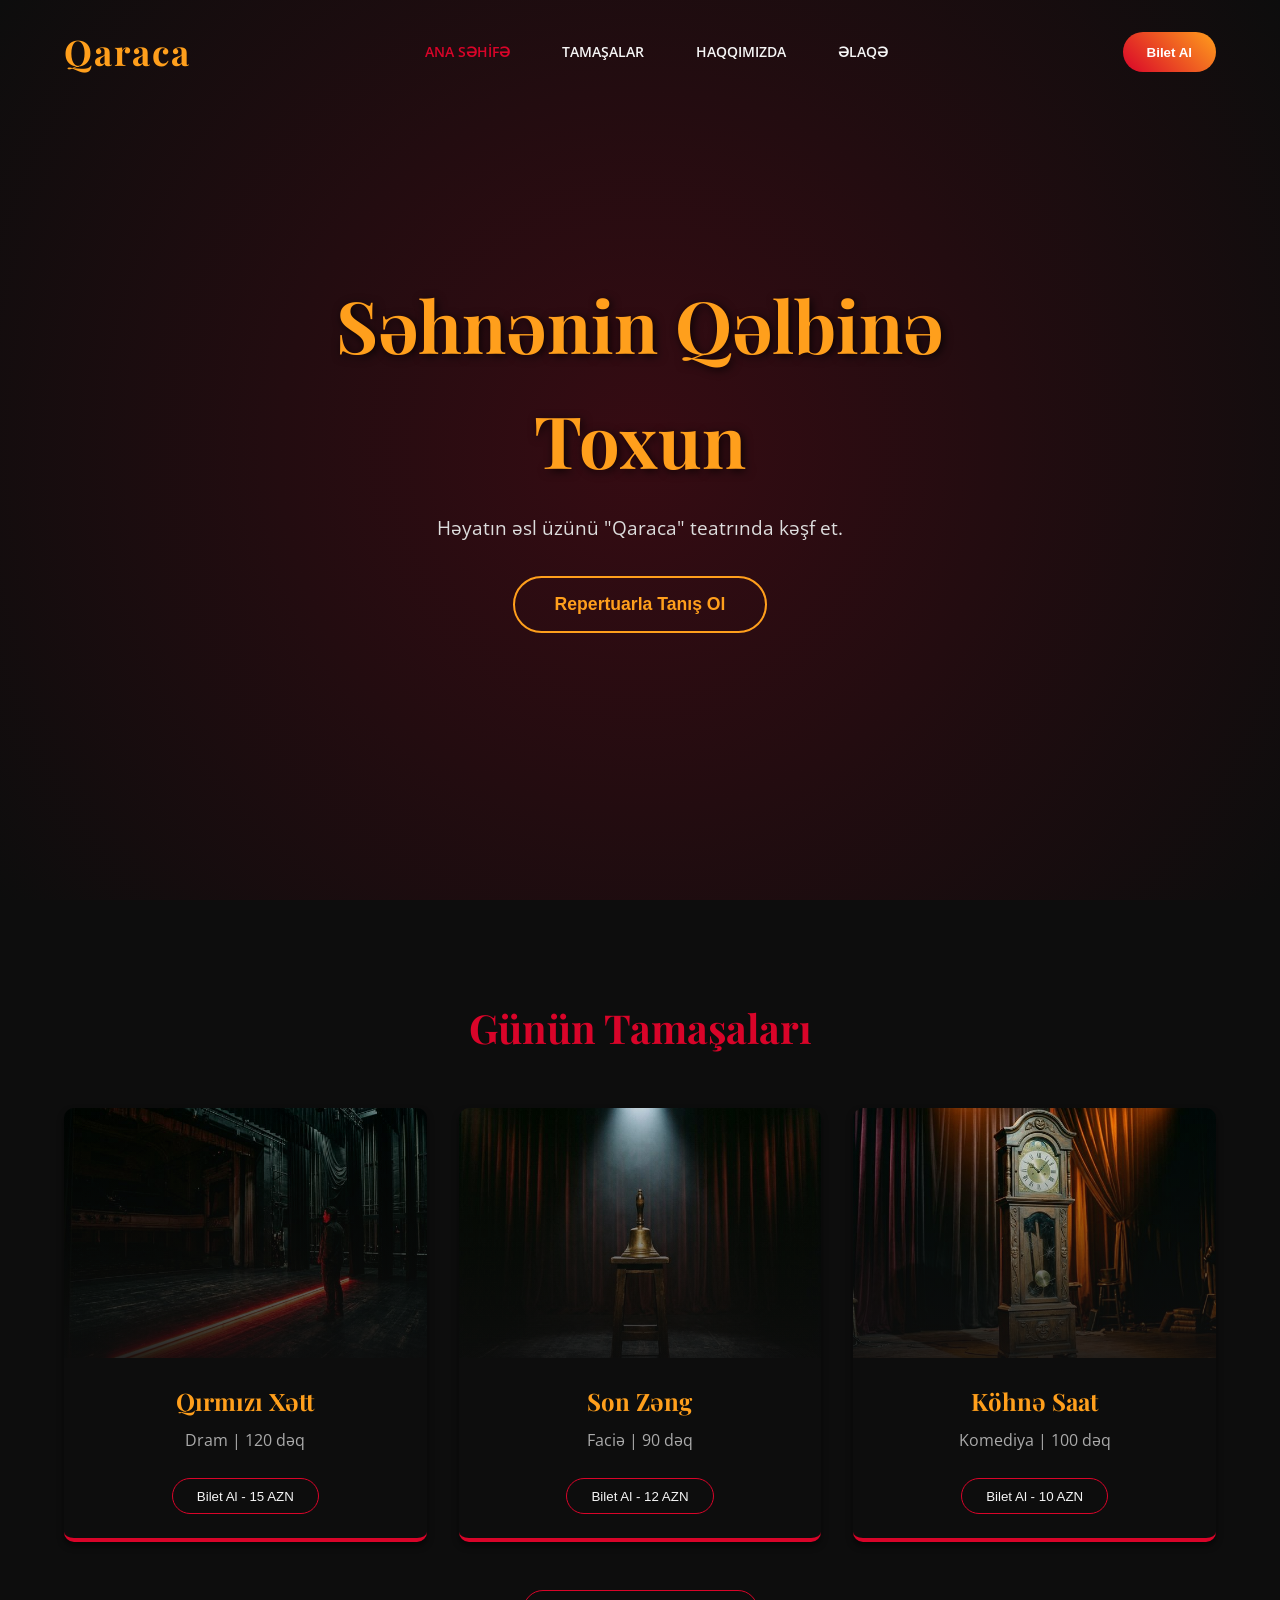
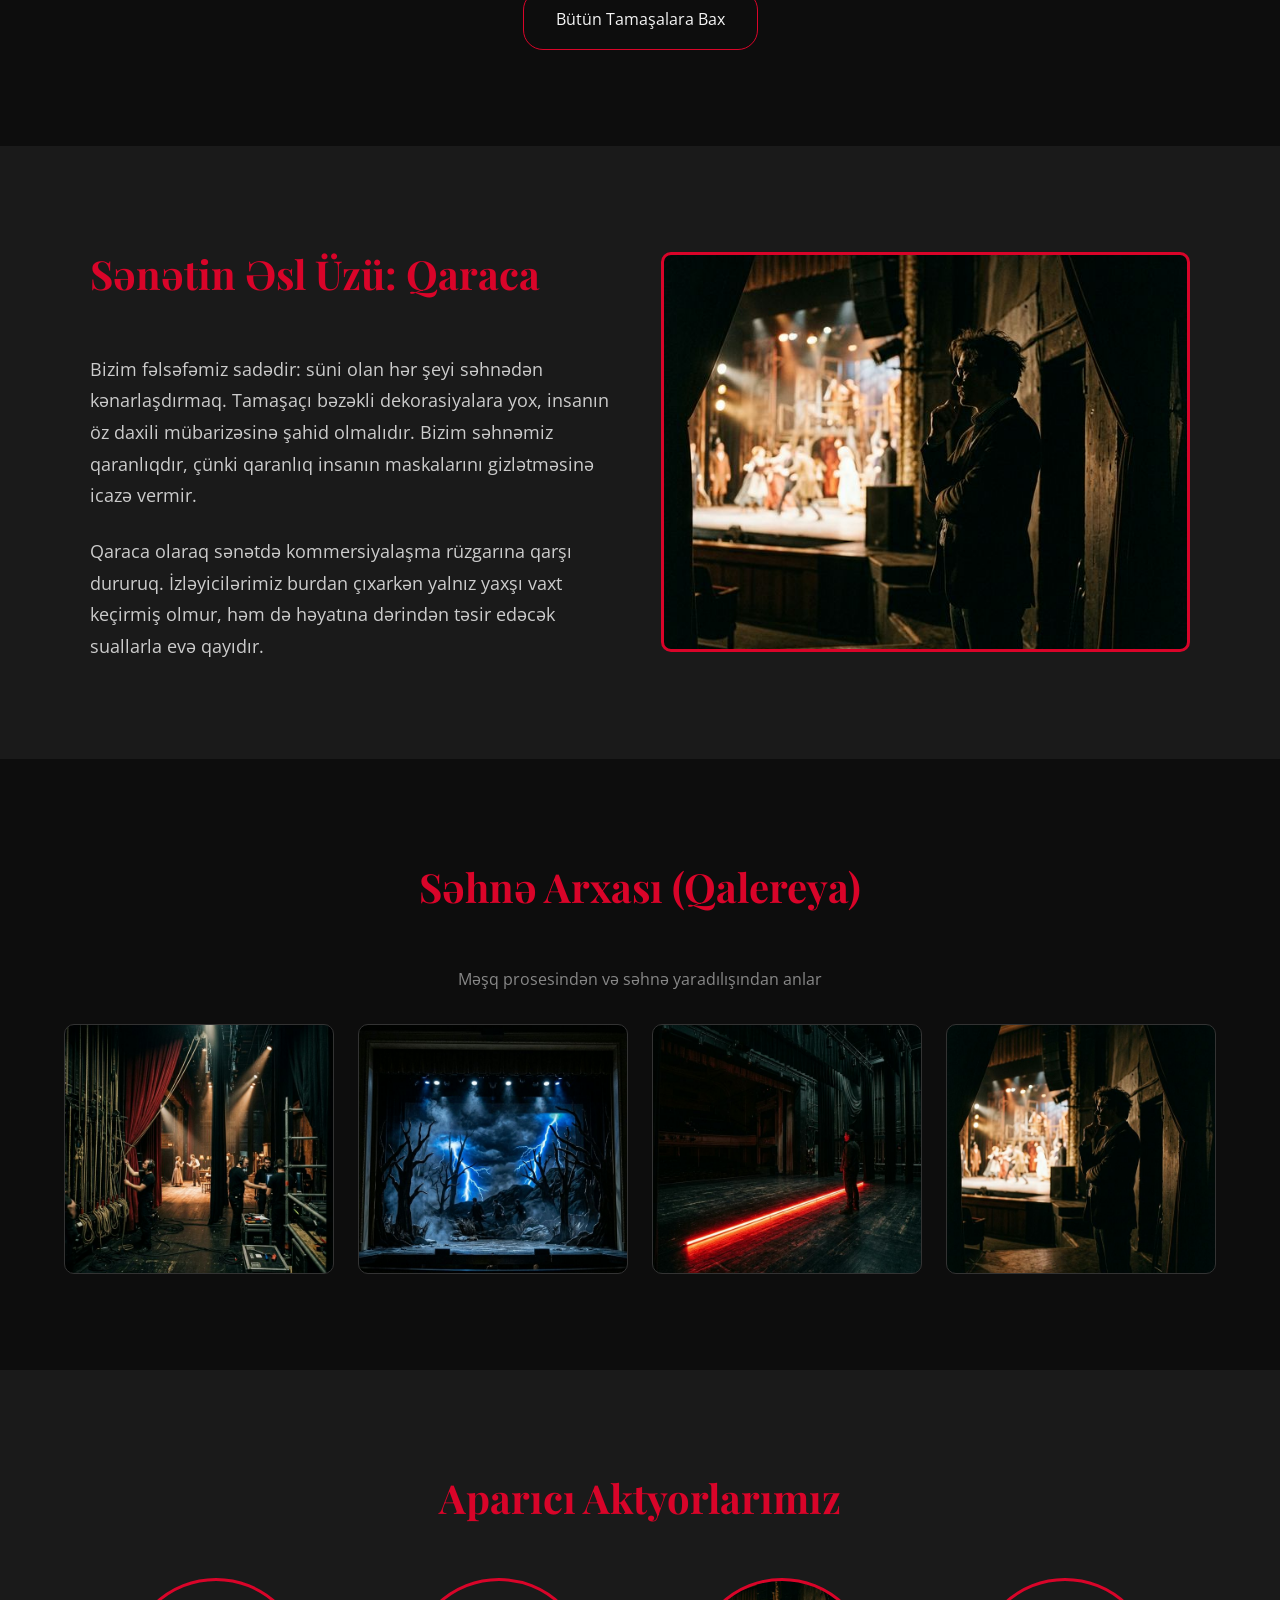
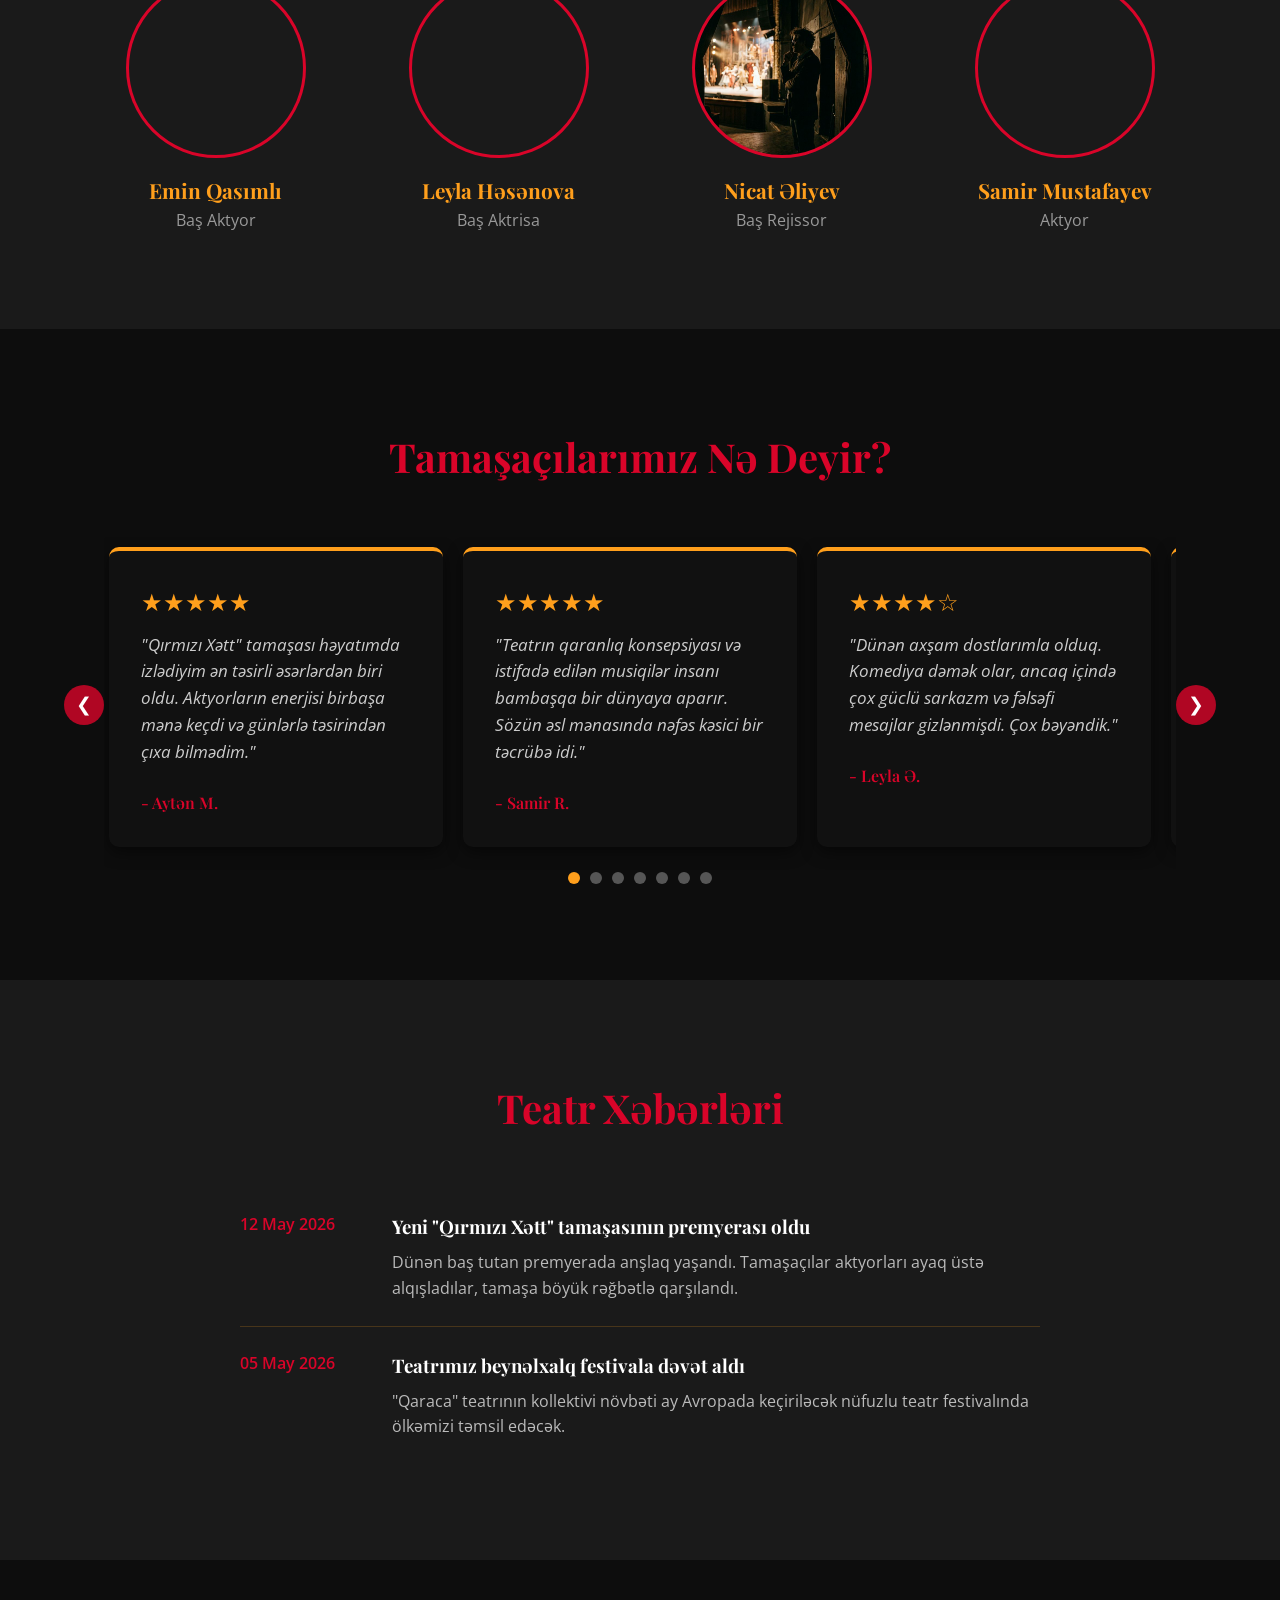
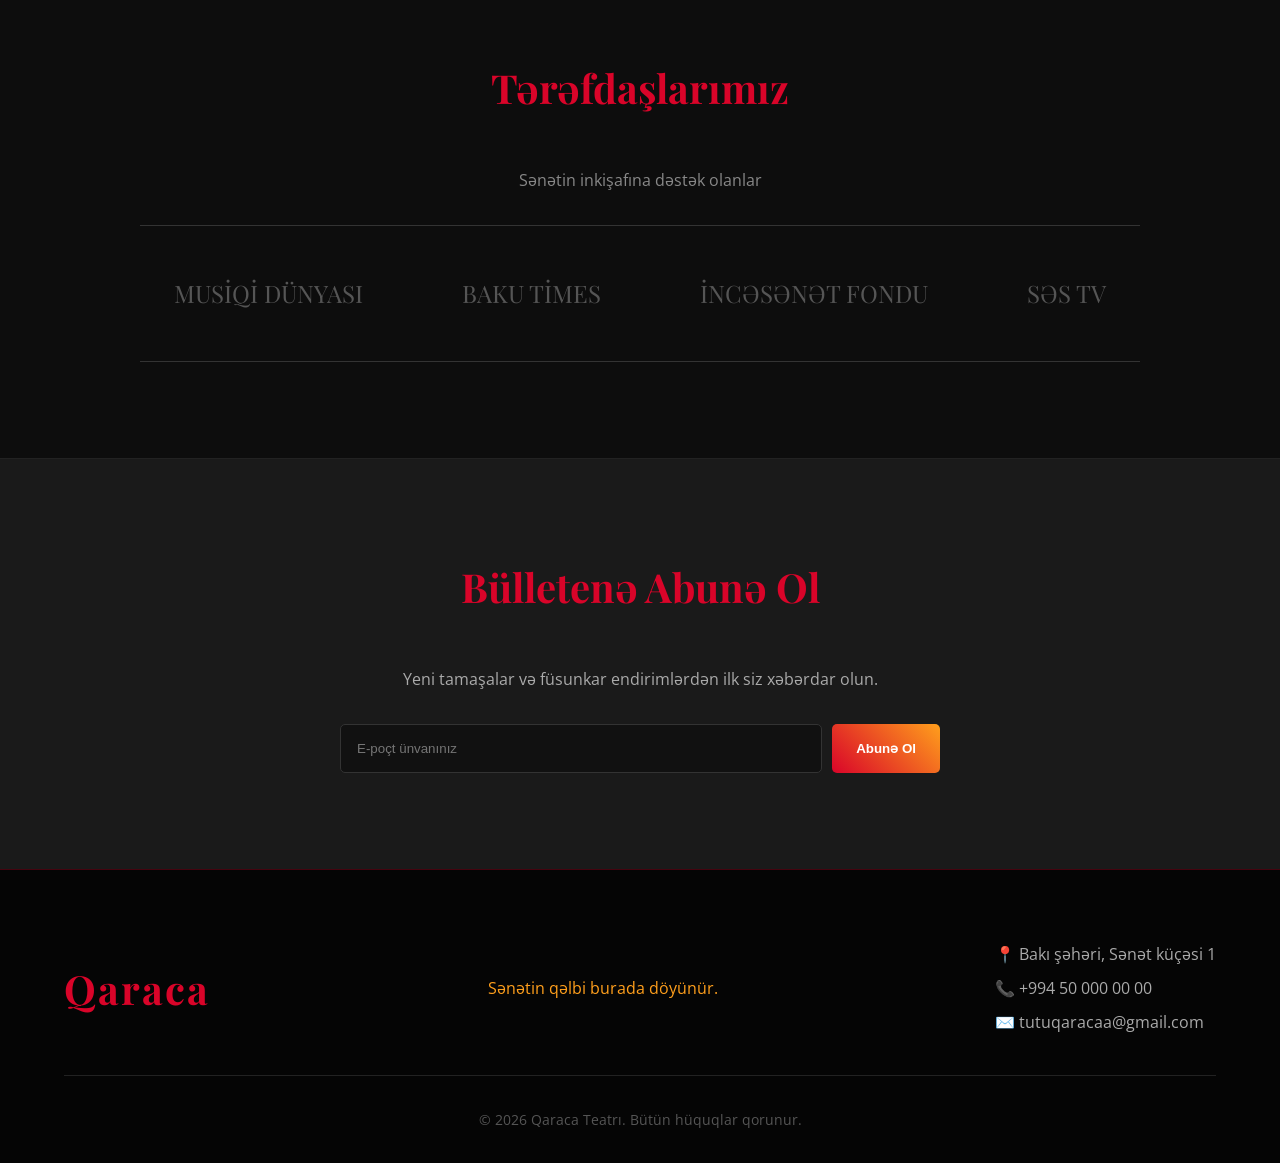
<file: index.html>
<!doctype html>
<html lang="az">

<head>
  <meta charset="UTF-8" />
  <meta name="viewport" content="width=device-width, initial-scale=1.0" />
  <title>Qaraca Teatrı - Ana Səhifə</title>
  <link rel="stylesheet" href="style.css" />
  <link
    href="https://fonts.googleapis.com/css2?family=Playfair+Display:ital,wght@0,400;0,700;1,400&family=Open+Sans:wght@300;400;600&display=swap"
    rel="stylesheet" />
</head>

<body>
  <header class="navbar">
    <!-- <div class="logo">Qaraca</div> -->
     <a href="index.html" class="logo" style="text-decoration:none;">Qaraca</a>
    <nav class="nav-links">
      <a href="index.html" class="active">Ana Səhifə</a>
      <a href="repertoire.html">Tamaşalar</a>
      <a href="about.html">Haqqımızda</a>
      <a href="contact.html">Əlaqə</a>
    </nav>
   <button class="cta-btn" onclick="openNavPopup()">Bilet Al</button>
    <div class="menu-toggle" id="mobile-menu">
      <span class="bar"></span>
      <span class="bar"></span>
      <span class="bar"></span>
    </div>
  </header>

  <!-- NAVBAR POPUP -->
<div id="nav-popup-overlay" style="display:none; position:fixed; top:0; left:0; width:100%; height:100%; background:rgba(0,0,0,0.85); z-index:9999; align-items:flex-start; justify-content:center; overflow-y:auto;">
    <div style="background:#1a1a1a; border-radius:12px; border-top:3px solid #d90429; padding:2rem; max-width:600px; width:90%; margin:2rem auto; position:relative;">
      <h2 style="font-family:'Playfair Display',serif; color:#ff9f1c; margin-bottom:0.3rem;">Bilet Al</h2>
      <p style="color:#ccc; margin-bottom:1.5rem; font-size:0.95rem;">Əvvəlcə tamaşanı seçin</p>
      <div style="margin-bottom:1.5rem;">
        <label style="display:block; color:#aaa; font-size:0.85rem; text-transform:uppercase; margin-bottom:8px;">Tamaşa</label>
        <select id="nav-tamasa-select" onchange="onNavTamasaSelect()" style="width:100%; padding:10px 14px; background:#111; border:1px solid #333; border-radius:5px; color:#fff; font-size:14px; outline:none;">
          <option value="">-- Tamaşa seçin --</option>
          <option value="Qırmızı Xətt|15 AZN">Qırmızı Xətt — 15 AZN</option>
          <option value="Son Zəng|12 AZN">Son Zəng — 12 AZN</option>
          <option value="Köhnə Saat|10 AZN">Köhnə Saat — 10 AZN</option>
          <option value="Tufan|12 AZN">Tufan — 12 AZN</option>
          <option value="Zəncir|10 AZN">Zəncir — 10 AZN</option>
          <option value="Kölgələr|8 AZN">Kölgələr — 8 AZN</option>
          <option value="Sehrli Oyuncaqlar|8 AZN">Sehrli Oyuncaqlar — 8 AZN</option>
          <option value="Kiçik Şahzadə|10 AZN">Kiçik Şahzadə — 10 AZN</option>
          <option value="Qaraca qız|15 AZN">Qaraca qız — 15 AZN</option>
        </select>
      </div>
      <div id="nav-tamasa-info" style="display:none; margin-bottom:1.5rem;">
        <p id="nav-popup-name" style="font-family:'Playfair Display',serif; color:#ff9f1c; font-size:1.2rem; margin-bottom:0.2rem;"></p>
        <p id="nav-popup-price" style="color:#ccc; font-size:0.95rem;"></p>
      </div>
      <div id="nav-sehne" style="display:none;">
        <div style="background:linear-gradient(45deg,#d90429,#ff9f1c); border-radius:6px; text-align:center; padding:0.5rem; color:#fff; font-weight:600; font-size:0.85rem; margin-bottom:1.5rem; letter-spacing:2px;">🎭 SƏHNƏ</div>
        <div id="nav-seat-map" style="margin-bottom:1rem;"></div>
        <div style="display:flex; gap:1.5rem; margin-bottom:1.5rem; font-size:0.8rem; color:#aaa;">
          <span><span style="display:inline-block; width:14px; height:14px; background:#333; border-radius:3px; margin-right:4px; vertical-align:middle;"></span>Boş</span>
          <span><span style="display:inline-block; width:14px; height:14px; background:#27ae60; border-radius:3px; margin-right:4px; vertical-align:middle;"></span>Seçilmiş</span>
          <span><span style="display:inline-block; width:14px; height:14px; background:#d90429; border-radius:3px; margin-right:4px; vertical-align:middle;"></span>Dolu</span>
        </div>
        <p id="nav-selected-info" style="color:#ff9f1c; font-size:0.9rem; margin-bottom:1.5rem; min-height:20px;"></p>
        <div style="margin-bottom:1rem;">
          <label style="display:block; color:#aaa; font-size:0.85rem; text-transform:uppercase; margin-bottom:6px;">Adınız</label>
          <input type="text" placeholder="Adınızı daxil edin" style="width:100%; padding:10px 14px; background:#111; border:1px solid #333; border-radius:5px; color:#fff; font-size:14px; outline:none;" />
        </div>
        <div style="margin-bottom:1.5rem;">
          <label style="display:block; color:#aaa; font-size:0.85rem; text-transform:uppercase; margin-bottom:6px;">Email</label>
          <input type="email" placeholder="Email daxil edin" style="width:100%; padding:10px 14px; background:#111; border:1px solid #333; border-radius:5px; color:#fff; font-size:14px; outline:none;" />
        </div>
      </div>
      <div style="display:flex; justify-content:space-between; align-items:center;">
        <button onclick="closeNavPopup()" style="background:transparent; color:#aaa; border:1px solid #444; padding:0.6rem 1.5rem; border-radius:20px; cursor:pointer; font-size:0.85rem;">← Bağla</button>
        <button onclick="confirmNavTicket()" style="background:linear-gradient(45deg,#d90429,#ff9f1c); color:#fff; border:none; padding:0.6rem 1.8rem; border-radius:20px; cursor:pointer; font-size:0.85rem; font-weight:600;">Təsdiqlə</button>
      </div>
    </div>
</div>

<!-- TAMAŞA POPUP -->
<div id="popup-overlay" style="display:none; position:fixed; top:0; left:0; width:100%; height:100%; background:rgba(0,0,0,0.85); z-index:9999; align-items:flex-start; justify-content:center; overflow-y:auto;">
    <div style="background:#1a1a1a; border-radius:12px; border-top:3px solid #d90429; padding:2rem; max-width:600px; width:90%; margin:2rem auto;">
      <h2 id="popup-name" style="font-family:'Playfair Display',serif; color:#ff9f1c; margin-bottom:0.3rem;"></h2>
      <p id="popup-price" style="color:#ccc; margin-bottom:1.5rem; font-size:1rem;"></p>
      <div style="background:linear-gradient(45deg,#d90429,#ff9f1c); border-radius:6px; text-align:center; padding:0.5rem; color:#fff; font-weight:600; font-size:0.85rem; margin-bottom:1.5rem; letter-spacing:2px;">🎭 SƏHNƏ</div>
      <div id="seat-map" style="margin-bottom:1rem;"></div>
      <div style="display:flex; gap:1.5rem; margin-bottom:1.5rem; font-size:0.8rem; color:#aaa;">
        <span><span style="display:inline-block; width:14px; height:14px; background:#333; border-radius:3px; margin-right:4px; vertical-align:middle;"></span>Boş</span>
        <span><span style="display:inline-block; width:14px; height:14px; background:#27ae60; border-radius:3px; margin-right:4px; vertical-align:middle;"></span>Seçilmiş</span>
        <span><span style="display:inline-block; width:14px; height:14px; background:#d90429; border-radius:3px; margin-right:4px; vertical-align:middle;"></span>Dolu</span>
      </div>
      <p id="selected-info" style="color:#ff9f1c; font-size:0.9rem; margin-bottom:1.5rem; min-height:20px;"></p>
      <div style="margin-bottom:1rem;">
        <label style="display:block; color:#aaa; font-size:0.85rem; text-transform:uppercase; margin-bottom:6px;">Adınız</label>
        <input type="text" placeholder="Adınızı daxil edin" style="width:100%; padding:10px 14px; background:#111; border:1px solid #333; border-radius:5px; color:#fff; font-size:14px; outline:none;" />
      </div>
      <div style="margin-bottom:1.5rem;">
        <label style="display:block; color:#aaa; font-size:0.85rem; text-transform:uppercase; margin-bottom:6px;">Email</label>
        <input type="email" placeholder="Email daxil edin" style="width:100%; padding:10px 14px; background:#111; border:1px solid #333; border-radius:5px; color:#fff; font-size:14px; outline:none;" />
      </div>
      <div style="display:flex; justify-content:space-between; align-items:center;">
        <button onclick="closePopup()" style="background:transparent; color:#aaa; border:1px solid #444; padding:0.6rem 1.5rem; border-radius:20px; cursor:pointer; font-size:0.85rem;">← Bağla</button>
        <button onclick="confirmTicket()" style="background:linear-gradient(45deg,#d90429,#ff9f1c); color:#fff; border:none; padding:0.6rem 1.8rem; border-radius:20px; cursor:pointer; font-size:0.85rem; font-weight:600;">Təsdiqlə</button>
      </div>
    </div>
</div>

  <section id="hero" class="hero">
    <div class="hero-content">
      <h1>Səhnənin Qəlbinə Toxun</h1>
      <p>Həyatın əsl üzünü "Qaraca" teatrında kəşf et.</p>
      <button class="primary-btn" onclick="window.location.href = 'repertoire.html'">
        Repertuarla Tanış Ol
      </button>
    </div>
  </section>

  <!-- Seçilmiş Tamaşalar Preview -->
  <section class="section-padding">
    <h2 class="section-title">Günün Tamaşaları</h2>
    <div class="play-grid" style="max-width: 1200px; margin: 0 auto">
      <div class="play-card">
        <div class="card-image" style="
              background:
                linear-gradient(to top, rgba(13, 13, 13, 0.9), transparent),
                url(&quot;images/qirmizi_xett_1776925687733.png&quot;)
                  center/cover;
            "></div>
        <div class="card-content">
          <h3>Qırmızı Xətt</h3>
          <p>Dram | 120 dəq</p>
        <button class="outline-btn" onclick="openPopup('Qırmızı Xətt', '15 AZN')">Bilet Al - 15 AZN</button>
        </div>
      </div>
      <div class="play-card">
        <div class="card-image" style="
              background:
                linear-gradient(to top, rgba(13, 13, 13, 0.9), transparent),
                url(&quot;images/son_zeng_1776925937523.png&quot;) center/cover;
            "></div>
        <div class="card-content">
          <h3>Son Zəng</h3>
          <p>Faciə | 90 dəq</p>
        <button class="outline-btn" onclick="openPopup('Son Zəng', '12 AZN')">Bilet Al - 12 AZN</button>
        </div>
      </div>
      <div class="play-card">
        <div class="card-image" style="
              background:
                linear-gradient(to top, rgba(13, 13, 13, 0.9), transparent),
                url(&quot;images/kohne_saat_1776925949780.png&quot;)
                  center/cover;
            "></div>
        <div class="card-content">
          <h3>Köhnə Saat</h3>
          <p>Komediya | 100 dəq</p>
        <button class="outline-btn" onclick="openPopup('Köhnə Saat', '10 AZN')">Bilet Al - 10 AZN</button>
        </div>
      </div>
    </div>
    <div class="text-center" style="margin-top: 3rem">
      <a href="repertoire.html" class="outline-btn" style="text-decoration: none; padding: 1rem 2rem">Bütün Tamaşalara
        Bax</a>
    </div>
  </section>

  <!-- Fəlsəfə (Geniş) -->
  <section class="section-padding dark-bg">
    <div class="two-col-layout" style="max-width: 1100px; margin: 0 auto">
      <div class="two-col-text">
        <h2 class="section-title" style="text-align: left">
          Sənətin Əsl Üzü: Qaraca
        </h2>
        <p style="
              color: #ccc;
              font-size: 1.1rem;
              line-height: 1.8;
              margin-bottom: 1.5rem;
            ">
          Bizim fəlsəfəmiz sadədir: süni olan hər şeyi səhnədən
          kənarlaşdırmaq. Tamaşaçı bəzəkli dekorasiyalara yox, insanın öz
          daxili mübarizəsinə şahid olmalıdır. Bizim səhnəmiz qaranlıqdır,
          çünki qaranlıq insanın maskalarını gizlətməsinə icazə vermir.
        </p>
        <p style="color: #ccc; font-size: 1.1rem; line-height: 1.8">
          Qaraca olaraq sənətdə kommersiyalaşma rüzgarına qarşı dururuq.
          İzləyicilərimiz burdan çıxarkən yalnız yaxşı vaxt keçirmiş olmur,
          həm də həyatına dərindən təsir edəcək suallarla evə qayıdır.
        </p>
      </div>
      <div class="two-col-img" style="
            background-image: url(&quot;images/badii_rehber_1776926074916.png&quot;);
          "></div>
    </div>
  </section>

  <!-- Səhnə Arxası (Qalereya) -->
  <section class="section-padding">
    <h2 class="section-title">Səhnə Arxası (Qalereya)</h2>
    <p style="text-align: center; color: #888; margin-bottom: 2rem">
      Məşq prosesindən və səhnə yaradılışından anlar
    </p>
    <div class="gallery-grid" style="max-width: 1200px; margin: 0 auto">
      <div class="gallery-item" style="
            background-image: url(&quot;images/sehne_arxasi_1776926159386.png&quot;);
            border: 1px solid #333;
          "></div>
      <div class="gallery-item" style="
            background-image: url(&quot;images/tufan_1776926025722.png&quot;);
            border: 1px solid #333;
          "></div>
      <div class="gallery-item" style="
            background-image: url(&quot;images/qirmizi_xett_1776925687733.png&quot;);
            border: 1px solid #333;
          "></div>
      <div class="gallery-item" style="
            background-image: url(&quot;images/badii_rehber_1776926074916.png&quot;);
            border: 1px solid #333;
          "></div>
    </div>
  </section>

  <!-- Aktyorlar (Genişləndirilmiş) -->
  <section class="section-padding dark-bg">
    <h2 class="section-title">Aparıcı Aktyorlarımız</h2>
    <div class="actors-grid" style="max-width: 1100px; margin: 0 auto">
      <div class="actor-card">
        <div class="actor-img" style="
              background-image: url(&quot;https://images.unsplash.com/photo-1506794778202-cad84cf45f1d?auto=format&fit=crop&w=400&q=80&quot;);
            "></div>
        <h4>Emin Qasımlı</h4>
        <p>Baş Aktyor</p>
      </div>
      <div class="actor-card">
        <div class="actor-img" style="
              background-image: url(&quot;https://images.unsplash.com/photo-1534528741775-53994a69daeb?auto=format&fit=crop&w=400&q=80&quot;);
            "></div>
        <h4>Leyla Həsənova</h4>
        <p>Baş Aktrisa</p>
      </div>
      <div class="actor-card">
        <div class="actor-img" style="
              background-image: url(&quot;images/badii_rehber_1776926074916.png&quot;);
            "></div>
        <h4>Nicat Əliyev</h4>
        <p>Baş Rejissor</p>
      </div>
      <div class="actor-card">
        <div class="actor-img" style="
              background-image: url(&quot;https://images.unsplash.com/photo-1507003211169-0a1dd7228f2d?auto=format&fit=crop&w=400&q=80&quot;);
            "></div>
        <h4>Samir Mustafayev</h4>
        <p>Aktyor</p>
      </div>
    </div>
  </section>

  <!-- İzləyici rəyləri -->
  <section class="section-padding" style="position: relative; overflow: hidden;">
    <h2 class="section-title">Tamaşaçılarımız Nə Deyir?</h2>
    <div class="slider-container" style="max-width: 1200px; margin: 0 auto; position: relative;">
      <button class="slider-btn prev-btn" id="prevBtn">❮</button>
      <div class="slider-wrapper">
        <div class="testimonials-slider-track" id="testimonialsTrack">
          <div class="review-card">
            <div style="color: var(--primary-orange); font-size: 1.5rem; margin-bottom: 10px;">★★★★★</div>
            <p class="review-text">"Qırmızı Xətt" tamaşası həyatımda izlədiyim ən təsirli əsərlərdən biri oldu.
              Aktyorların enerjisi birbaşa mənə keçdi və günlərlə təsirindən çıxa bilmədim."</p>
            <p class="reviewer-name">- Aytən M.</p>
          </div>
          <div class="review-card">
            <div style="color: var(--primary-orange); font-size: 1.5rem; margin-bottom: 10px;">★★★★★</div>
            <p class="review-text">"Teatrın qaranlıq konsepsiyası və istifadə edilən musiqilər insanı bambaşqa bir
              dünyaya aparır. Sözün əsl mənasında nəfəs kəsici bir təcrübə idi."</p>
            <p class="reviewer-name">- Samir R.</p>
          </div>
          <div class="review-card">
            <div style="color: var(--primary-orange); font-size: 1.5rem; margin-bottom: 10px;">★★★★☆</div>
            <p class="review-text">"Dünən axşam dostlarımla olduq. Komediya dəmək olar, ancaq içində çox güclü sarkazm
              və fəlsəfi mesajlar gizlənmişdi. Çox bəyəndik."</p>
            <p class="reviewer-name">- Leyla Ə.</p>
          </div>
          <div class="review-card">
            <div style="color: var(--primary-orange); font-size: 1.5rem; margin-bottom: 10px;">★★★★★</div>
            <p class="review-text">"Həyatın sərt reallıqlarını heç bir senzuraya salmadan təqdim edirlər. Göz yaşlarımı
              saxlaya bilmədiyim anlar oldu. Növbəti tamaşanı səbirsizliklə gözləyirəm."</p>
            <p class="reviewer-name">- Rəşad K.</p>
          </div>
          <div class="review-card">
            <div style="color: var(--primary-orange); font-size: 1.5rem; margin-bottom: 10px;">★★★★★</div>
            <p class="review-text">"Rejissorun yozumu beynimdəki teatr anlayışını tamamilə dəyişdi. Dekorasiyanın
              sadəliyi aktyor oyunu ilə necə vəhdət təşkil edə bilər? İnanılmaz!"</p>
            <p class="reviewer-name">- Səbinə Q.</p>
          </div>
          <div class="review-card">
            <div style="color: var(--primary-orange); font-size: 1.5rem; margin-bottom: 10px;">★★★★★</div>
            <p class="review-text">"Teatr sənətinin belə güclü ola biləcəyini düşünmürdüm. Çox sağ olun belə bir təcrübə
              yaşatdığınız üçün."</p>
            <p class="reviewer-name">- Tural M.</p>
          </div>
          <div class="review-card">
            <div style="color: var(--primary-orange); font-size: 1.5rem; margin-bottom: 10px;">★★★★☆</div>
            <p class="review-text">"Aktyorların performansı heyrətamiz idi. Bəzi yerlərdə sadəcə donub qaldım. Çox
              fərqli bir tamaşa."</p>
            <p class="reviewer-name">- Nərmin Ə.</p>
          </div>
          <div class="review-card">
            <div style="color: var(--primary-orange); font-size: 1.5rem; margin-bottom: 10px;">★★★★★</div>
            <p class="review-text">"İnsanın daxilinə toxunan səhnələr var idi. Hər kəsə tövsiyə edirəm, mütləq gedin
              baxın."</p>
            <p class="reviewer-name">- Cavidan S.</p>
          </div>
          <div class="review-card">
            <div style="color: var(--primary-orange); font-size: 1.5rem; margin-bottom: 10px;">★★★★★</div>
            <p class="review-text">"Mükəmməl sənət əsəri. Sözün bitdiyi yer... Bütün komandaya təşəkkürlər!"</p>
            <p class="reviewer-name">- Aygün P.</p>
          </div>
        </div>
      </div>
      <button class="slider-btn next-btn" id="nextBtn">❯</button>
    </div>
    <div class="slider-dots" id="sliderDots"></div>
  </section>

  <!-- Xəbərlər -->
  <section class="section-padding dark-bg">
    <h2 class="section-title">Teatr Xəbərləri</h2>
    <div class="news-list">
      <div class="news-item">
        <div class="news-date">12 May 2026</div>
        <div class="news-content">
          <h3>Yeni "Qırmızı Xətt" tamaşasının premyerası oldu</h3>
          <p>
            Dünən baş tutan premyerada anşlaq yaşandı. Tamaşaçılar aktyorları
            ayaq üstə alqışladılar, tamaşa böyük rəğbətlə qarşılandı.
          </p>
        </div>
      </div>
      <div class="news-item">
        <div class="news-date">05 May 2026</div>
        <div class="news-content">
          <h3>Teatrımız beynəlxalq festivala dəvət aldı</h3>
          <p>
            "Qaraca" teatrının kollektivi növbəti ay Avropada keçiriləcək
            nüfuzlu teatr festivalında ölkəmizi təmsil edəcək.
          </p>
        </div>
      </div>
    </div>
  </section>

  <!-- Tərəfdaşlar və Sponsorlar -->
  <section class="section-padding text-center">
    <h2 class="section-title">Tərəfdaşlarımız</h2>
    <p style="color: #888; margin-bottom: 2rem">
      Sənətin inkişafına dəstək olanlar
    </p>
    <div class="partners-row" style="max-width: 1000px; margin: 0 auto">
      <div class="partner-logo">Musiqi Dünyası</div>
      <div class="partner-logo">Baku Times</div>
      <div class="partner-logo">İncəsənət Fondu</div>
      <div class="partner-logo">Səs TV</div>
    </div>
  </section>

  <!-- Newsletter -->
  <section class="section-padding text-center dark-bg" style="border-top: 1px solid #222">
    <h2 class="section-title">Bülletenə Abunə Ol</h2>
    <p style="margin-bottom: 2rem; color: #aaa">
      Yeni tamaşalar və füsunkar endirimlərdən ilk siz xəbərdar olun.
    </p>
    <form style="display: flex; max-width: 600px; margin: 0 auto; gap: 10px">
      <input type="email" placeholder="E-poçt ünvanınız" style="
            flex: 1;
            padding: 1rem;
            border-radius: 5px;
            border: 1px solid #333;
            background: #111;
            color: #fff;
          " required />
      <button type="submit" class="cta-btn" style="border-radius: 5px; margin: 0">
        Abunə Ol
      </button>
    </form>
  </section>

  <footer class="footer">
    <div class="footer-content">
      <h2 class="logo">Qaraca</h2>
      <p>Sənətin qəlbi burada döyünür.</p>
      <div class="contact-info">
        <p>📍 Bakı şəhəri, Sənət küçəsi 1</p>
        <p>📞 +994 50 000 00 00</p>
        <p>✉️ tutuqaracaa@gmail.com</p>
      </div>
    </div>
    <div class="copyright">
      &copy; 2026 Qaraca Teatrı. Bütün hüquqlar qorunur.
    </div>
  </footer>

  <script src="script.js"></script>
</body>

</html>
</file>
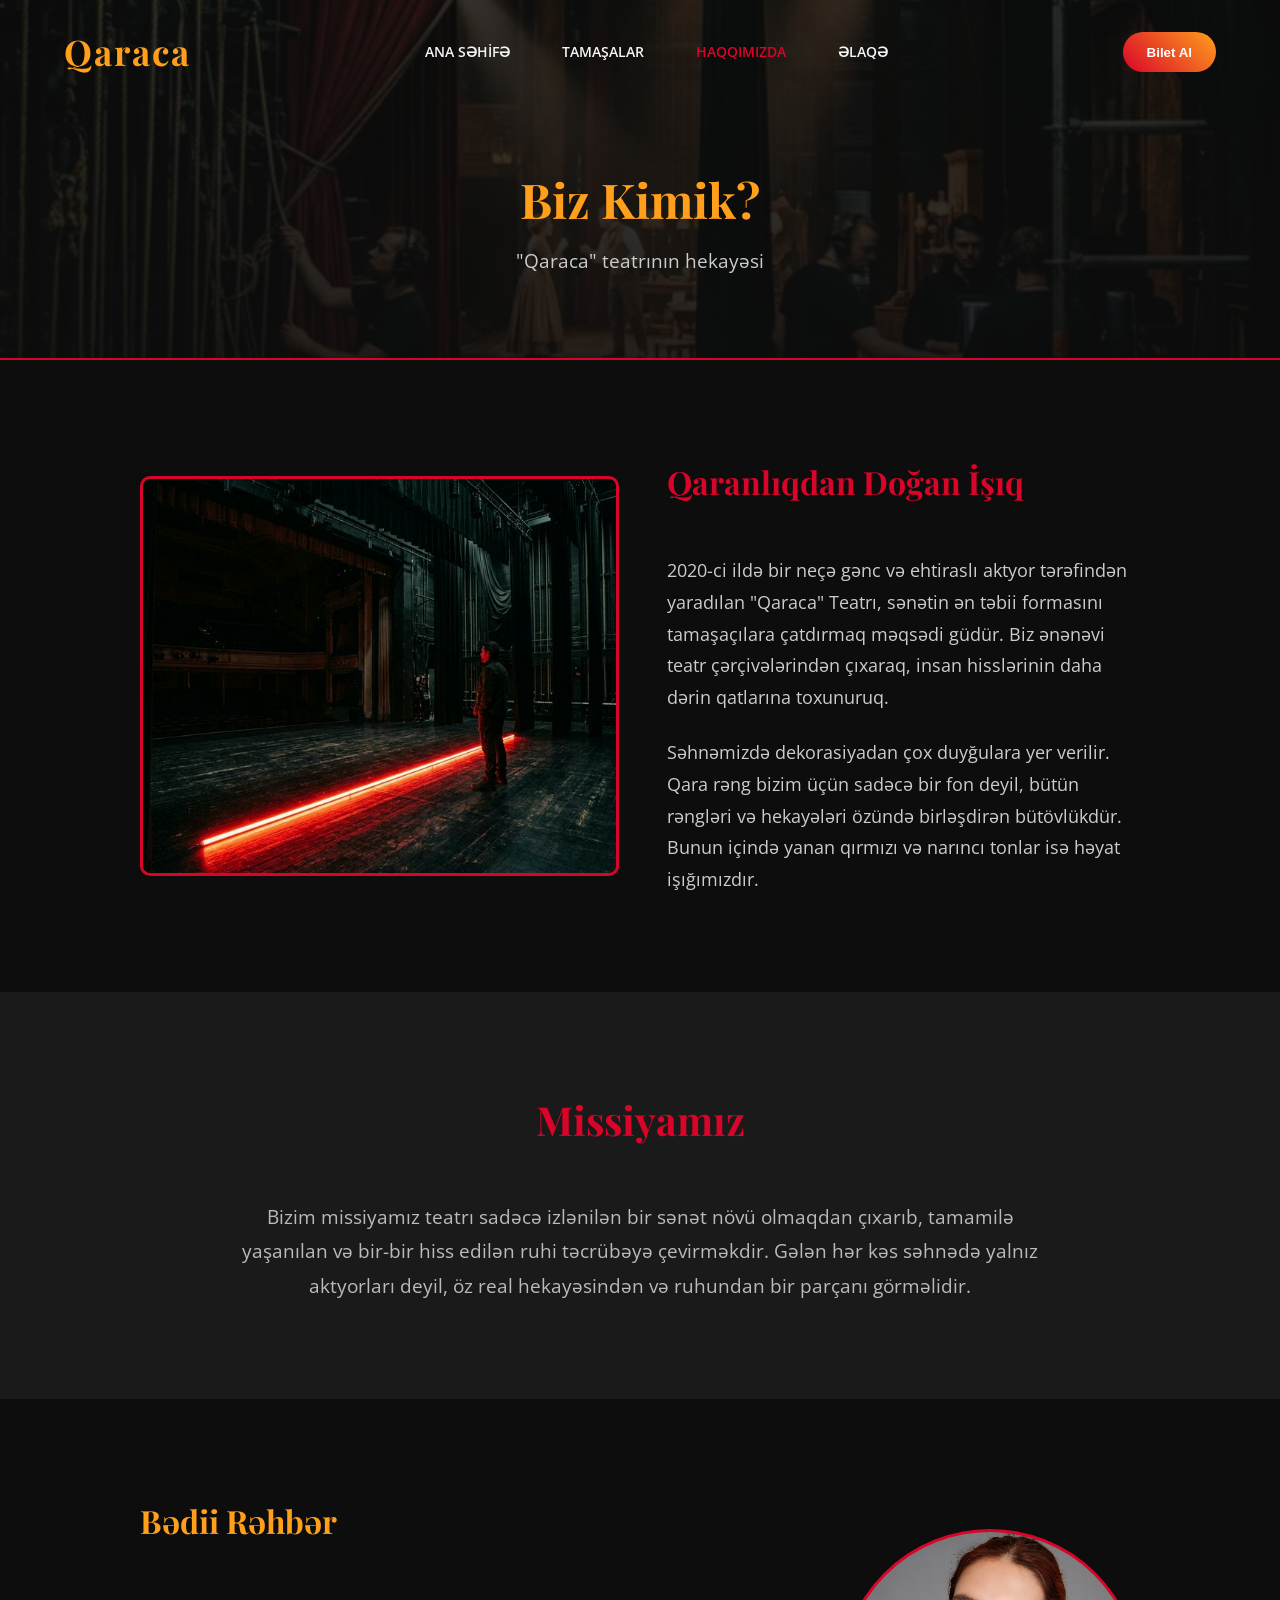
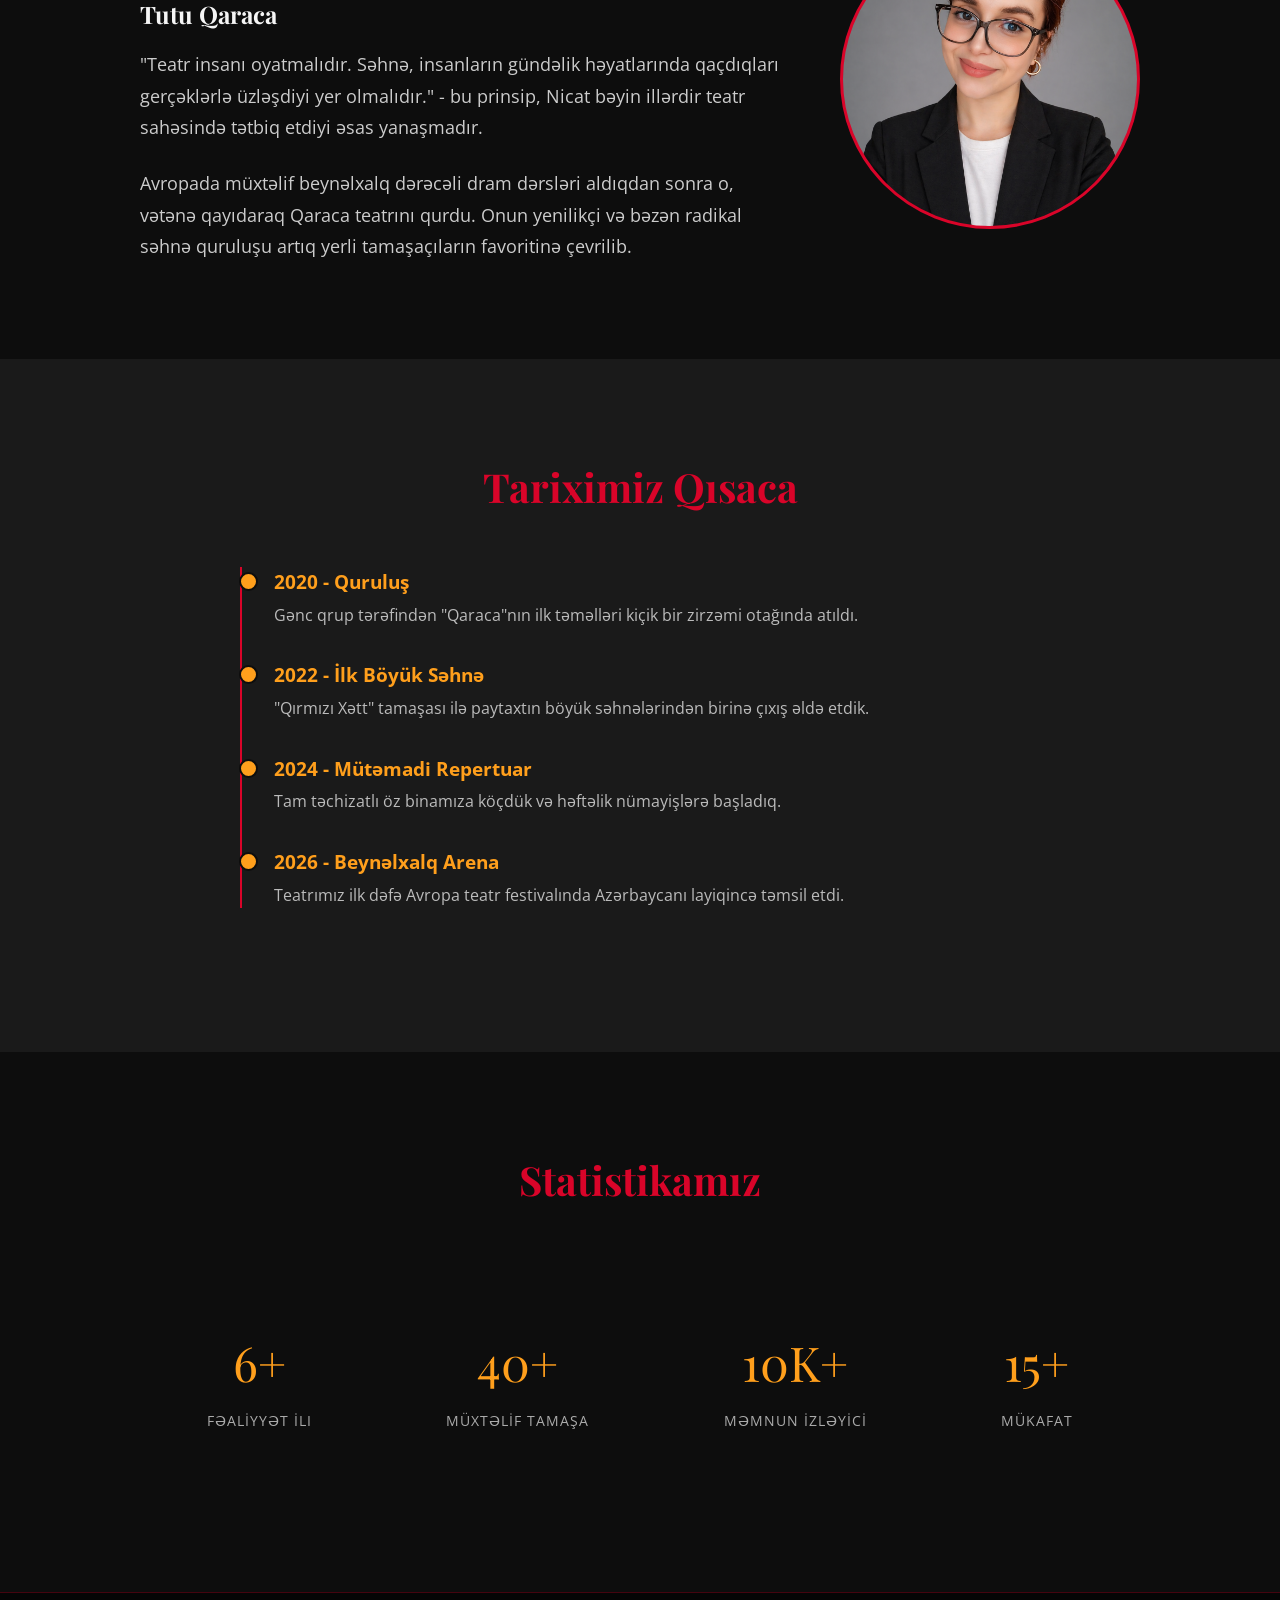
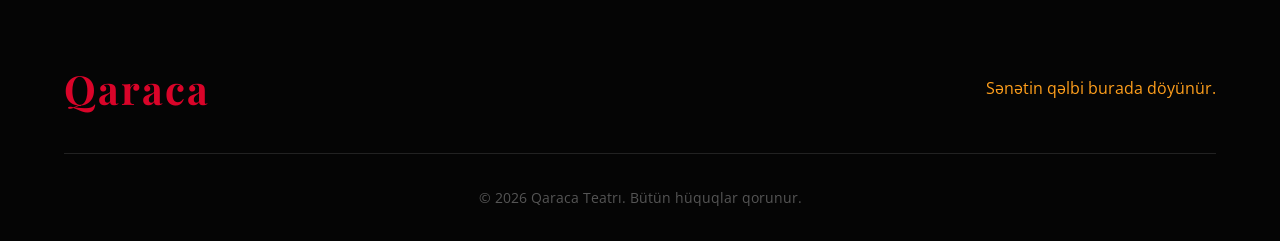
<file: about.html>
<!doctype html>
<html lang="az">
  <head>
    <meta charset="UTF-8" />
    <meta name="viewport" content="width=device-width, initial-scale=1.0" />
    <title>Qaraca Teatrı - Haqqımızda</title>
    <link rel="stylesheet" href="style.css" />
    <link
      href="https://fonts.googleapis.com/css2?family=Playfair+Display:ital,wght@0,400;0,700;1,400&family=Open+Sans:wght@300;400;600&display=swap"
      rel="stylesheet"
    />
  </head>

  <body>
    <header class="navbar">
     <a href="index.html" class="logo" style="text-decoration: none">Qaraca</a>
      <nav class="nav-links">
        <a href="index.html">Ana Səhifə</a>
        <a href="repertoire.html">Tamaşalar</a>
        <a href="about.html" class="active">Haqqımızda</a>
        <a href="contact.html">Əlaqə</a>
      </nav>
    <button class="cta-btn" onclick="openNavPopup()">Bilet Al</button>
      <div class="menu-toggle" id="mobile-menu">
        <span class="bar"></span>
        <span class="bar"></span>
        <span class="bar"></span>
      </div>
    </header>

    <!-- NAVBAR POPUP -->
<div id="nav-popup-overlay" style="display:none; position:fixed; top:0; left:0; width:100%; height:100%; background:rgba(0,0,0,0.85); z-index:9999; align-items:flex-start; justify-content:center; overflow-y:auto;">
    <div style="background:#1a1a1a; border-radius:12px; border-top:3px solid #d90429; padding:2rem; max-width:600px; width:90%; margin:2rem auto; position:relative;">
      <h2 style="font-family:'Playfair Display',serif; color:#ff9f1c; margin-bottom:0.3rem;">Bilet Al</h2>
      <p style="color:#ccc; margin-bottom:1.5rem; font-size:0.95rem;">Əvvəlcə tamaşanı seçin</p>
      <div style="margin-bottom:1.5rem;">
        <label style="display:block; color:#aaa; font-size:0.85rem; text-transform:uppercase; margin-bottom:8px;">Tamaşa</label>
        <select id="nav-tamasa-select" onchange="onNavTamasaSelect()" style="width:100%; padding:10px 14px; background:#111; border:1px solid #333; border-radius:5px; color:#fff; font-size:14px; outline:none;">
          <option value="">-- Tamaşa seçin --</option>
          <option value="Qırmızı Xətt|15 AZN">Qırmızı Xətt — 15 AZN</option>
          <option value="Son Zəng|12 AZN">Son Zəng — 12 AZN</option>
          <option value="Köhnə Saat|10 AZN">Köhnə Saat — 10 AZN</option>
          <option value="Tufan|12 AZN">Tufan — 12 AZN</option>
          <option value="Zəncir|10 AZN">Zəncir — 10 AZN</option>
          <option value="Kölgələr|8 AZN">Kölgələr — 8 AZN</option>
          <option value="Sehrli Oyuncaqlar|8 AZN">Sehrli Oyuncaqlar — 8 AZN</option>
          <option value="Kiçik Şahzadə|10 AZN">Kiçik Şahzadə — 10 AZN</option>
          <option value="Qaraca qız|15 AZN">Qaraca qız — 15 AZN</option>
        </select>
      </div>
      <div id="nav-tamasa-info" style="display:none; margin-bottom:1.5rem;">
        <p id="nav-popup-name" style="font-family:'Playfair Display',serif; color:#ff9f1c; font-size:1.2rem; margin-bottom:0.2rem;"></p>
        <p id="nav-popup-price" style="color:#ccc; font-size:0.95rem;"></p>
      </div>
      <div id="nav-sehne" style="display:none;">
        <div style="background:linear-gradient(45deg,#d90429,#ff9f1c); border-radius:6px; text-align:center; padding:0.5rem; color:#fff; font-weight:600; font-size:0.85rem; margin-bottom:1.5rem; letter-spacing:2px;">🎭 SƏHNƏ</div>
        <div id="nav-seat-map" style="margin-bottom:1rem;"></div>
        <div style="display:flex; gap:1.5rem; margin-bottom:1.5rem; font-size:0.8rem; color:#aaa;">
          <span><span style="display:inline-block; width:14px; height:14px; background:#333; border-radius:3px; margin-right:4px; vertical-align:middle;"></span>Boş</span>
          <span><span style="display:inline-block; width:14px; height:14px; background:#27ae60; border-radius:3px; margin-right:4px; vertical-align:middle;"></span>Seçilmiş</span>
          <span><span style="display:inline-block; width:14px; height:14px; background:#d90429; border-radius:3px; margin-right:4px; vertical-align:middle;"></span>Dolu</span>
        </div>
        <p id="nav-selected-info" style="color:#ff9f1c; font-size:0.9rem; margin-bottom:1.5rem; min-height:20px;"></p>
        <div style="margin-bottom:1rem;">
          <label style="display:block; color:#aaa; font-size:0.85rem; text-transform:uppercase; margin-bottom:6px;">Adınız</label>
          <input type="text" placeholder="Adınızı daxil edin" style="width:100%; padding:10px 14px; background:#111; border:1px solid #333; border-radius:5px; color:#fff; font-size:14px; outline:none;" />
        </div>
        <div style="margin-bottom:1.5rem;">
          <label style="display:block; color:#aaa; font-size:0.85rem; text-transform:uppercase; margin-bottom:6px;">Email</label>
          <input type="email" placeholder="Email daxil edin" style="width:100%; padding:10px 14px; background:#111; border:1px solid #333; border-radius:5px; color:#fff; font-size:14px; outline:none;" />
        </div>
      </div>
      <div style="display:flex; justify-content:space-between; align-items:center;">
        <button onclick="closeNavPopup()" style="background:transparent; color:#aaa; border:1px solid #444; padding:0.6rem 1.5rem; border-radius:20px; cursor:pointer; font-size:0.85rem;">← Bağla</button>
        <button onclick="confirmNavTicket()" style="background:linear-gradient(45deg,#d90429,#ff9f1c); color:#fff; border:none; padding:0.6rem 1.8rem; border-radius:20px; cursor:pointer; font-size:0.85rem; font-weight:600;">Təsdiqlə</button>
      </div>
    </div>
</div>

<!-- TAMAŞA POPUP -->
<div id="popup-overlay" style="display:none; position:fixed; top:0; left:0; width:100%; height:100%; background:rgba(0,0,0,0.85); z-index:9999; align-items:flex-start; justify-content:center; overflow-y:auto;">
    <div style="background:#1a1a1a; border-radius:12px; border-top:3px solid #d90429; padding:2rem; max-width:600px; width:90%; margin:2rem auto;">
      <h2 id="popup-name" style="font-family:'Playfair Display',serif; color:#ff9f1c; margin-bottom:0.3rem;"></h2>
      <p id="popup-price" style="color:#ccc; margin-bottom:1.5rem; font-size:1rem;"></p>
      <div style="background:linear-gradient(45deg,#d90429,#ff9f1c); border-radius:6px; text-align:center; padding:0.5rem; color:#fff; font-weight:600; font-size:0.85rem; margin-bottom:1.5rem; letter-spacing:2px;">🎭 SƏHNƏ</div>
      <div id="seat-map" style="margin-bottom:1rem;"></div>
      <div style="display:flex; gap:1.5rem; margin-bottom:1.5rem; font-size:0.8rem; color:#aaa;">
        <span><span style="display:inline-block; width:14px; height:14px; background:#333; border-radius:3px; margin-right:4px; vertical-align:middle;"></span>Boş</span>
        <span><span style="display:inline-block; width:14px; height:14px; background:#27ae60; border-radius:3px; margin-right:4px; vertical-align:middle;"></span>Seçilmiş</span>
        <span><span style="display:inline-block; width:14px; height:14px; background:#d90429; border-radius:3px; margin-right:4px; vertical-align:middle;"></span>Dolu</span>
      </div>
      <p id="selected-info" style="color:#ff9f1c; font-size:0.9rem; margin-bottom:1.5rem; min-height:20px;"></p>
      <div style="margin-bottom:1rem;">
        <label style="display:block; color:#aaa; font-size:0.85rem; text-transform:uppercase; margin-bottom:6px;">Adınız</label>
        <input type="text" placeholder="Adınızı daxil edin" style="width:100%; padding:10px 14px; background:#111; border:1px solid #333; border-radius:5px; color:#fff; font-size:14px; outline:none;" />
      </div>
      <div style="margin-bottom:1.5rem;">
        <label style="display:block; color:#aaa; font-size:0.85rem; text-transform:uppercase; margin-bottom:6px;">Email</label>
        <input type="email" placeholder="Email daxil edin" style="width:100%; padding:10px 14px; background:#111; border:1px solid #333; border-radius:5px; color:#fff; font-size:14px; outline:none;" />
      </div>
      <div style="display:flex; justify-content:space-between; align-items:center;">
        <button onclick="closePopup()" style="background:transparent; color:#aaa; border:1px solid #444; padding:0.6rem 1.5rem; border-radius:20px; cursor:pointer; font-size:0.85rem;">← Bağla</button>
        <button onclick="confirmTicket()" style="background:linear-gradient(45deg,#d90429,#ff9f1c); color:#fff; border:none; padding:0.6rem 1.8rem; border-radius:20px; cursor:pointer; font-size:0.85rem; font-weight:600;">Təsdiqlə</button>
      </div>
    </div>
</div>

    <div
      class="page-hero"
      style="
        background-image:
          linear-gradient(rgba(13, 13, 13, 0.8), rgba(13, 13, 13, 0.9)),
          url(&quot;images/sehne_arxasi_1776926159386.png&quot;);
      "
    >
      <h1>Biz Kimik?</h1>
      <p>"Qaraca" teatrının hekayəsi</p>
    </div>

    <!-- Məqsədimiz və Rəhbərlik (2 Col Layout) -->
    <section class="section-padding">
      <div class="two-col-layout" style="max-width: 1000px; margin: 0 auto">
        <div
          class="two-col-img"
          style="
            background-image: url(&quot;images/qirmizi_xett_1776925687733.png&quot;);
          "
        ></div>
        <div class="two-col-text">
          <h2 class="section-title" style="text-align: left; font-size: 2rem">
            Qaranlıqdan Doğan İşıq
          </h2>
          <p
            style="
              color: #ccc;
              font-size: 1.1rem;
              line-height: 1.8;
              margin-bottom: 1.5rem;
            "
          >
            2020-ci ildə bir neçə gənc və ehtiraslı aktyor tərəfindən yaradılan
            "Qaraca" Teatrı, sənətin ən təbii formasını tamaşaçılara çatdırmaq
            məqsədi güdür. Biz ənənəvi teatr çərçivələrindən çıxaraq, insan
            hisslərinin daha dərin qatlarına toxunuruq.
          </p>
          <p style="color: #ccc; font-size: 1.1rem; line-height: 1.8">
            Səhnəmizdə dekorasiyadan çox duyğulara yer verilir. Qara rəng bizim
            üçün sadəcə bir fon deyil, bütün rəngləri və hekayələri özündə
            birləşdirən bütövlükdür. Bunun içində yanan qırmızı və narıncı
            tonlar isə həyat işığımızdır.
          </p>
        </div>
      </div>
    </section>

    <section class="section-padding dark-bg text-center">
      <div style="max-width: 800px; margin: 0 auto">
        <h2 class="section-title">Missiyamız</h2>
        <p style="font-size: 1.2rem; color: #bbb; line-height: 1.8">
          Bizim missiyamız teatrı sadəcə izlənilən bir sənət növü olmaqdan
          çıxarıb, tamamilə yaşanılan və bir-bir hiss edilən ruhi təcrübəyə
          çevirməkdir. Gələn hər kəs səhnədə yalnız aktyorları deyil, öz real
          hekayəsindən və ruhundan bir parçanı görməlidir.
        </p>
      </div>
    </section>

    <!-- NEW SECTION: BƏDİİ RƏHBƏR -->
    <section class="section-padding">
      <div class="two-col-layout" style="max-width: 1000px; margin: 0 auto">
        <div class="two-col-text">
          <h2
            class="section-title"
            style="
              text-align: left;
              font-size: 2rem;
              color: var(--primary-orange);
            "
          >
            Bədii Rəhbər
          </h2>
          <h3
            style="
              font-family: var(--font-heading);
              font-size: 1.5rem;
              margin-bottom: 1rem;
            "
          >
            Tutu Qaraca
          </h3>
          <p
            style="
              color: #ccc;
              font-size: 1.1rem;
              line-height: 1.8;
              margin-bottom: 1.5rem;
            "
          >
            "Teatr insanı oyatmalıdır. Səhnə, insanların gündəlik həyatlarında
            qaçdıqları gerçəklərlə üzləşdiyi yer olmalıdır." - bu prinsip, Nicat
            bəyin illərdir teatr sahəsində tətbiq etdiyi əsas yanaşmadır.
          </p>
          <p style="color: #ccc; font-size: 1.1rem; line-height: 1.8">
            Avropada müxtəlif beynəlxalq dərəcəli dram dərsləri aldıqdan sonra
            o, vətənə qayıdaraq Qaraca teatrını qurdu. Onun yenilikçi və bəzən
            radikal səhnə quruluşu artıq yerli tamaşaçıların favoritinə
            çevrilib.
          </p>
        </div>
        <!-- LOCAL IMAGE FOR DIRECTOR -->
        <div
          class="two-col-img"
          style="
            background-image: url(&quot;images/ChatGPT Image Apr 24, 2026, 10_23_34 AM.png&quot;);
            border-radius: 50%;
            width: 300px;
            height: 300px;
            flex: none;
          "
        ></div>
      </div>
    </section>

    <!-- TIMELINE -->
    <section class="section-padding dark-bg">
      <h2 class="section-title">Tariximiz Qısaca</h2>
      <div class="timeline">
        <div class="timeline-item">
          <h4
            style="
              color: var(--primary-orange);
              font-size: 1.2rem;
              margin-bottom: 5px;
            "
          >
            2020 - Quruluş
          </h4>
          <p style="color: #bbb">
            Gənc qrup tərəfindən "Qaraca"nın ilk təməlləri kiçik bir zirzəmi
            otağında atıldı.
          </p>
        </div>
        <div class="timeline-item">
          <h4
            style="
              color: var(--primary-orange);
              font-size: 1.2rem;
              margin-bottom: 5px;
            "
          >
            2022 - İlk Böyük Səhnə
          </h4>
          <p style="color: #bbb">
            "Qırmızı Xətt" tamaşası ilə paytaxtın böyük səhnələrindən birinə
            çıxış əldə etdik.
          </p>
        </div>
        <div class="timeline-item">
          <h4
            style="
              color: var(--primary-orange);
              font-size: 1.2rem;
              margin-bottom: 5px;
            "
          >
            2024 - Mütəmadi Repertuar
          </h4>
          <p style="color: #bbb">
            Tam təchizatlı öz binamıza köçdük və həftəlik nümayişlərə başladıq.
          </p>
        </div>
        <div class="timeline-item">
          <h4
            style="
              color: var(--primary-orange);
              font-size: 1.2rem;
              margin-bottom: 5px;
            "
          >
            2026 - Beynəlxalq Arena
          </h4>
          <p style="color: #bbb">
            Teatrımız ilk dəfə Avropa teatr festivalında Azərbaycanı layiqincə
            təmsil etdi.
          </p>
        </div>
      </div>
    </section>

    <!-- STATS -->
    <section class="section-padding">
      <h2 class="section-title">Statistikamız</h2>
      <div
        class="stats-row"
        style="max-width: 1000px; margin: 0 auto; background: transparent"
      >
        <div class="stat-item">
          <div class="stat-number">6+</div>
          <div class="stat-title">Fəaliyyət İlı</div>
        </div>
        <div class="stat-item">
          <div class="stat-number">40+</div>
          <div class="stat-title">Müxtəlif Tamaşa</div>
        </div>
        <div class="stat-item">
          <div class="stat-number">10K+</div>
          <div class="stat-title">Məmnun İzləyici</div>
        </div>
        <div class="stat-item">
          <div class="stat-number">15+</div>
          <div class="stat-title">Mükafat</div>
        </div>
      </div>
    </section>

    <footer class="footer">
      <div class="footer-content">
        <h2 class="logo">Qaraca</h2>
        <p>Sənətin qəlbi burada döyünür.</p>
      </div>
      <div class="copyright">
        &copy; 2026 Qaraca Teatrı. Bütün hüquqlar qorunur.
      </div>
    </footer>

    <script src="script.js"></script>
  </body>
</html>
</file>
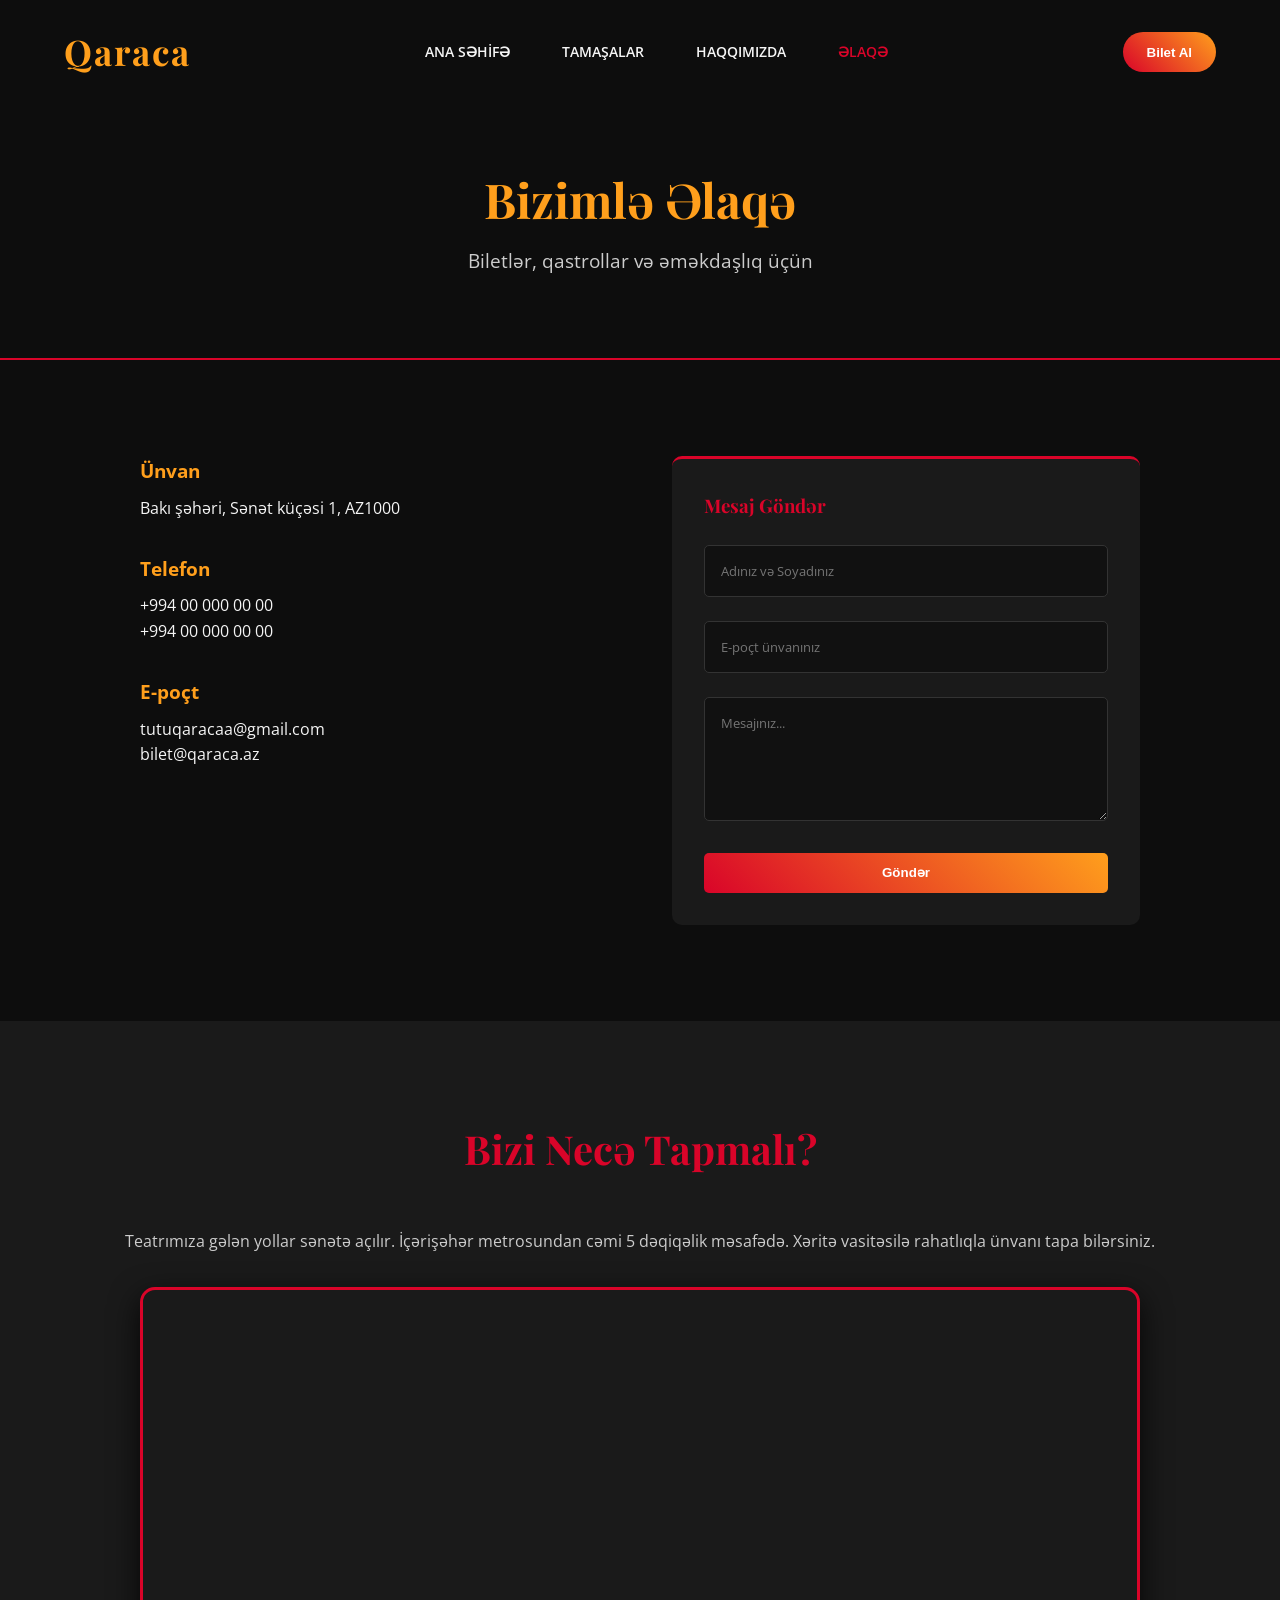
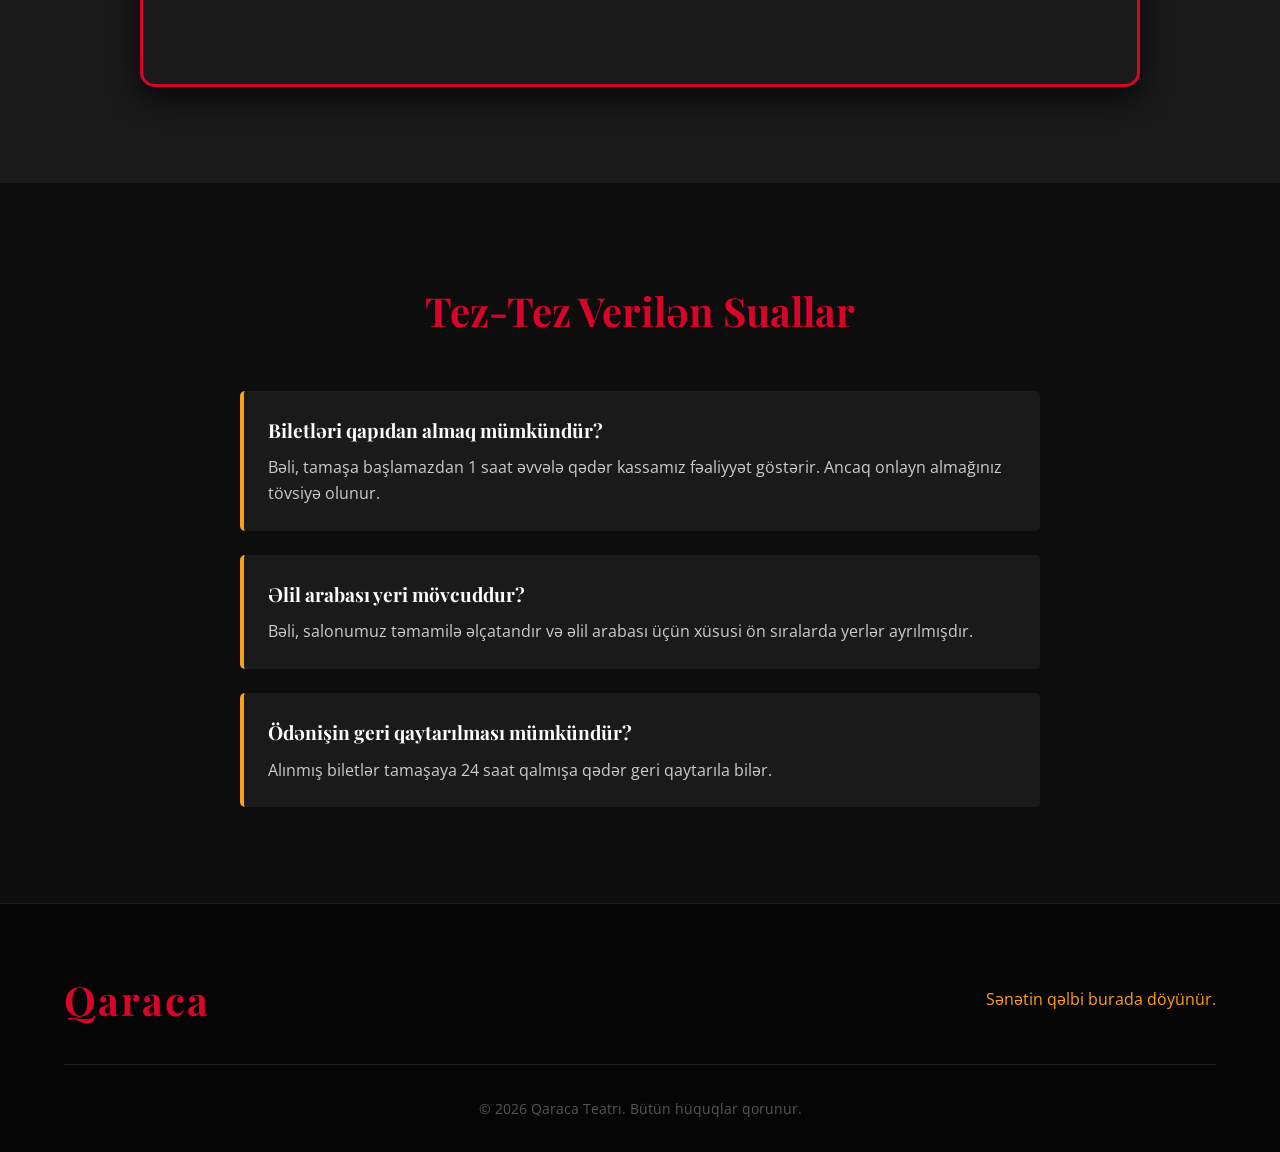
<file: contact.html>
<!doctype html>
<html lang="az">
  <head>
    <meta charset="UTF-8" />
    <meta name="viewport" content="width=device-width, initial-scale=1.0" />
    <title>Qaraca Teatrı - Əlaqə</title>
    <link rel="stylesheet" href="style.css" />
    <link
      href="https://fonts.googleapis.com/css2?family=Playfair+Display:ital,wght@0,400;0,700;1,400&family=Open+Sans:wght@300;400;600&display=swap"
      rel="stylesheet"
    />
  </head>

  <body>
    <header class="navbar">
      <a href="index.html" class="logo" style="text-decoration: none">Qaraca</a>
      <nav class="nav-links">
        <a href="index.html">Ana Səhifə</a>
        <a href="repertoire.html">Tamaşalar</a>
        <a href="about.html">Haqqımızda</a>
        <a href="contact.html" class="active">Əlaqə</a>
      </nav>
    <button class="cta-btn" onclick="openNavPopup()">Bilet Al</button>
      <div class="menu-toggle" id="mobile-menu">
        <span class="bar"></span>
        <span class="bar"></span>
        <span class="bar"></span>
      </div>
    </header>


    <!-- NAVBAR POPUP -->
<div id="nav-popup-overlay" style="display:none; position:fixed; top:0; left:0; width:100%; height:100%; background:rgba(0,0,0,0.85); z-index:9999; align-items:flex-start; justify-content:center; overflow-y:auto;">
    <div style="background:#1a1a1a; border-radius:12px; border-top:3px solid #d90429; padding:2rem; max-width:600px; width:90%; margin:2rem auto; position:relative;">
      <h2 style="font-family:'Playfair Display',serif; color:#ff9f1c; margin-bottom:0.3rem;">Bilet Al</h2>
      <p style="color:#ccc; margin-bottom:1.5rem; font-size:0.95rem;">Əvvəlcə tamaşanı seçin</p>
      <div style="margin-bottom:1.5rem;">
        <label style="display:block; color:#aaa; font-size:0.85rem; text-transform:uppercase; margin-bottom:8px;">Tamaşa</label>
        <select id="nav-tamasa-select" onchange="onNavTamasaSelect()" style="width:100%; padding:10px 14px; background:#111; border:1px solid #333; border-radius:5px; color:#fff; font-size:14px; outline:none;">
          <option value="">-- Tamaşa seçin --</option>
          <option value="Qırmızı Xətt|15 AZN">Qırmızı Xətt — 15 AZN</option>
          <option value="Son Zəng|12 AZN">Son Zəng — 12 AZN</option>
          <option value="Köhnə Saat|10 AZN">Köhnə Saat — 10 AZN</option>
          <option value="Tufan|12 AZN">Tufan — 12 AZN</option>
          <option value="Zəncir|10 AZN">Zəncir — 10 AZN</option>
          <option value="Kölgələr|8 AZN">Kölgələr — 8 AZN</option>
          <option value="Sehrli Oyuncaqlar|8 AZN">Sehrli Oyuncaqlar — 8 AZN</option>
          <option value="Kiçik Şahzadə|10 AZN">Kiçik Şahzadə — 10 AZN</option>
          <option value="Qaraca qız|15 AZN">Qaraca qız — 15 AZN</option>
        </select>
      </div>
      <div id="nav-tamasa-info" style="display:none; margin-bottom:1.5rem;">
        <p id="nav-popup-name" style="font-family:'Playfair Display',serif; color:#ff9f1c; font-size:1.2rem; margin-bottom:0.2rem;"></p>
        <p id="nav-popup-price" style="color:#ccc; font-size:0.95rem;"></p>
      </div>
      <div id="nav-sehne" style="display:none;">
        <div style="background:linear-gradient(45deg,#d90429,#ff9f1c); border-radius:6px; text-align:center; padding:0.5rem; color:#fff; font-weight:600; font-size:0.85rem; margin-bottom:1.5rem; letter-spacing:2px;">🎭 SƏHNƏ</div>
        <div id="nav-seat-map" style="margin-bottom:1rem;"></div>
        <div style="display:flex; gap:1.5rem; margin-bottom:1.5rem; font-size:0.8rem; color:#aaa;">
          <span><span style="display:inline-block; width:14px; height:14px; background:#333; border-radius:3px; margin-right:4px; vertical-align:middle;"></span>Boş</span>
          <span><span style="display:inline-block; width:14px; height:14px; background:#27ae60; border-radius:3px; margin-right:4px; vertical-align:middle;"></span>Seçilmiş</span>
          <span><span style="display:inline-block; width:14px; height:14px; background:#d90429; border-radius:3px; margin-right:4px; vertical-align:middle;"></span>Dolu</span>
        </div>
        <p id="nav-selected-info" style="color:#ff9f1c; font-size:0.9rem; margin-bottom:1.5rem; min-height:20px;"></p>
        <div style="margin-bottom:1rem;">
          <label style="display:block; color:#aaa; font-size:0.85rem; text-transform:uppercase; margin-bottom:6px;">Adınız</label>
          <input type="text" placeholder="Adınızı daxil edin" style="width:100%; padding:10px 14px; background:#111; border:1px solid #333; border-radius:5px; color:#fff; font-size:14px; outline:none;" />
        </div>
        <div style="margin-bottom:1.5rem;">
          <label style="display:block; color:#aaa; font-size:0.85rem; text-transform:uppercase; margin-bottom:6px;">Email</label>
          <input type="email" placeholder="Email daxil edin" style="width:100%; padding:10px 14px; background:#111; border:1px solid #333; border-radius:5px; color:#fff; font-size:14px; outline:none;" />
        </div>
      </div>
      <div style="display:flex; justify-content:space-between; align-items:center;">
        <button onclick="closeNavPopup()" style="background:transparent; color:#aaa; border:1px solid #444; padding:0.6rem 1.5rem; border-radius:20px; cursor:pointer; font-size:0.85rem;">← Bağla</button>
        <button onclick="confirmNavTicket()" style="background:linear-gradient(45deg,#d90429,#ff9f1c); color:#fff; border:none; padding:0.6rem 1.8rem; border-radius:20px; cursor:pointer; font-size:0.85rem; font-weight:600;">Təsdiqlə</button>
      </div>
    </div>
</div>

<!-- TAMAŞA POPUP -->
<div id="popup-overlay" style="display:none; position:fixed; top:0; left:0; width:100%; height:100%; background:rgba(0,0,0,0.85); z-index:9999; align-items:flex-start; justify-content:center; overflow-y:auto;">
    <div style="background:#1a1a1a; border-radius:12px; border-top:3px solid #d90429; padding:2rem; max-width:600px; width:90%; margin:2rem auto;">
      <h2 id="popup-name" style="font-family:'Playfair Display',serif; color:#ff9f1c; margin-bottom:0.3rem;"></h2>
      <p id="popup-price" style="color:#ccc; margin-bottom:1.5rem; font-size:1rem;"></p>
      <div style="background:linear-gradient(45deg,#d90429,#ff9f1c); border-radius:6px; text-align:center; padding:0.5rem; color:#fff; font-weight:600; font-size:0.85rem; margin-bottom:1.5rem; letter-spacing:2px;">🎭 SƏHNƏ</div>
      <div id="seat-map" style="margin-bottom:1rem;"></div>
      <div style="display:flex; gap:1.5rem; margin-bottom:1.5rem; font-size:0.8rem; color:#aaa;">
        <span><span style="display:inline-block; width:14px; height:14px; background:#333; border-radius:3px; margin-right:4px; vertical-align:middle;"></span>Boş</span>
        <span><span style="display:inline-block; width:14px; height:14px; background:#27ae60; border-radius:3px; margin-right:4px; vertical-align:middle;"></span>Seçilmiş</span>
        <span><span style="display:inline-block; width:14px; height:14px; background:#d90429; border-radius:3px; margin-right:4px; vertical-align:middle;"></span>Dolu</span>
      </div>
      <p id="selected-info" style="color:#ff9f1c; font-size:0.9rem; margin-bottom:1.5rem; min-height:20px;"></p>
      <div style="margin-bottom:1rem;">
        <label style="display:block; color:#aaa; font-size:0.85rem; text-transform:uppercase; margin-bottom:6px;">Adınız</label>
        <input type="text" placeholder="Adınızı daxil edin" style="width:100%; padding:10px 14px; background:#111; border:1px solid #333; border-radius:5px; color:#fff; font-size:14px; outline:none;" />
      </div>
      <div style="margin-bottom:1.5rem;">
        <label style="display:block; color:#aaa; font-size:0.85rem; text-transform:uppercase; margin-bottom:6px;">Email</label>
        <input type="email" placeholder="Email daxil edin" style="width:100%; padding:10px 14px; background:#111; border:1px solid #333; border-radius:5px; color:#fff; font-size:14px; outline:none;" />
      </div>
      <div style="display:flex; justify-content:space-between; align-items:center;">
        <button onclick="closePopup()" style="background:transparent; color:#aaa; border:1px solid #444; padding:0.6rem 1.5rem; border-radius:20px; cursor:pointer; font-size:0.85rem;">← Bağla</button>
        <button onclick="confirmTicket()" style="background:linear-gradient(45deg,#d90429,#ff9f1c); color:#fff; border:none; padding:0.6rem 1.8rem; border-radius:20px; cursor:pointer; font-size:0.85rem; font-weight:600;">Təsdiqlə</button>
      </div>
    </div>
</div>

    <div
      class="page-hero"
      style="
        background-image:
          linear-gradient(rgba(13, 13, 13, 0.8), rgba(13, 13, 13, 0.9)),
          url(&quot;https://images.unsplash.com/photo-1498837167922-41c09570139f?auto=format&fit=crop&w=1920&q=80&quot;);
      "
    >
      <h1>Bizimlə Əlaqə</h1>
      <p>Biletlər, qastrollar və əməkdaşlıq üçün</p>
    </div>

    <section class="section-padding">
      <div class="contact-container">
        <div class="contact-info-blocks">
          <div class="info-block">
            <h3 style="color: var(--primary-orange); margin-bottom: 10px">
              Ünvan
            </h3>
            <p>Bakı şəhəri, Sənət küçəsi 1, AZ1000</p>
          </div>
          <div class="info-block">
            <h3 style="color: var(--primary-orange); margin-bottom: 10px">
              Telefon
            </h3>
            <p>+994 00 000 00 00</p>
            <p>+994 00 000 00 00</p>
          </div>
          <div class="info-block">
            <h3 style="color: var(--primary-orange); margin-bottom: 10px">
              E-poçt
            </h3>
            <p>tutuqaracaa@gmail.com</p>
            <p>bilet@qaraca.az</p>
          </div>
        </div>

        <div class="contact-form-wrapper">
          <h3
            style="
              margin-bottom: 1.5rem;
              color: var(--primary-red);
              font-family: var(--font-heading);
            "
          >
            Mesaj Göndər
          </h3>
          <form class="contact-form">
            <div class="form-group">
              <input type="text" placeholder="Adınız və Soyadınız" required />
            </div>
            <div class="form-group">
              <input type="email" placeholder="E-poçt ünvanınız" required />
            </div>
            <div class="form-group">
              <textarea rows="5" placeholder="Mesajınız..." required></textarea>
            </div>
            <button
              type="submit"
              class="cta-btn"
              style="width: 100%; border-radius: 5px"
            >
              Göndər
            </button>
          </form>
        </div>
      </div>
    </section>

    <!-- MAP SECTION -->
    <section class="section-padding dark-bg text-center">
      <h2 class="section-title">Bizi Necə Tapmalı?</h2>
      <p style="margin-bottom: 2rem; color: #ccc">
        Teatrımıza gələn yollar sənətə açılır. İçərişəhər metrosundan cəmi 5
        dəqiqəlik məsafədə. Xəritə vasitəsilə rahatlıqla ünvanı tapa bilərsiniz.
      </p>
      <div
        class="map-container"
        style="
          max-width: 1000px;
          margin: 0 auto;
          height: 400px;
          border-radius: 15px;
          overflow: hidden;
          border: 3px solid var(--primary-red);
          box-shadow: 0 10px 30px rgba(0, 0, 0, 0.8);
        "
      >
        <!-- Embedding Google Maps centered in Baku as a representative map -->
        <iframe
          src="https://www.google.com/maps/embed?pb=!1m18!1m12!1m3!1d194473.42998314115!2d49.71487508492211!3d40.39457127715694!2m3!1f0!2f0!3f0!3m2!1i1024!2i768!4f13.1!3m3!1m2!1s0x40307d6bd6211cf9%3A0x343f6b5e7ae56c6b!2sBaku%2C%20Azerbaijan!5e0!3m2!1sen!2s!4v1714032049618!5m2!1sen!2s"
          width="100%"
          height="100%"
          style="border: 0"
          allowfullscreen=""
          loading="lazy"
          referrerpolicy="no-referrer-when-downgrade"
        ></iframe>
      </div>
    </section>

    <!-- FAQ SECTION -->
    <section class="section-padding">
      <h2 class="section-title">Tez-Tez Verilən Suallar</h2>
      <div
        style="
          max-width: 800px;
          margin: 0 auto;
          display: flex;
          flex-direction: column;
          gap: 1.5rem;
        "
      >
        <div
          style="
            background: var(--dark-alt);
            padding: 1.5rem;
            border-left: 4px solid var(--primary-orange);
            border-radius: 5px;
          "
        >
          <h4
            style="
              color: #fff;
              margin-bottom: 10px;
              font-family: var(--font-heading);
              font-size: 1.2rem;
            "
          >
            Biletləri qapıdan almaq mümkündür?
          </h4>
          <p style="color: #ccc; font-size: 1rem">
            Bəli, tamaşa başlamazdan 1 saat əvvələ qədər kassamız fəaliyyət
            göstərir. Ancaq onlayn almağınız tövsiyə olunur.
          </p>
        </div>
        <div
          style="
            background: var(--dark-alt);
            padding: 1.5rem;
            border-left: 4px solid var(--primary-orange);
            border-radius: 5px;
          "
        >
          <h4
            style="
              color: #fff;
              margin-bottom: 10px;
              font-family: var(--font-heading);
              font-size: 1.2rem;
            "
          >
            Əlil arabası yeri mövcuddur?
          </h4>
          <p style="color: #ccc; font-size: 1rem">
            Bəli, salonumuz təmamilə əlçatandır və əlil arabası üçün xüsusi ön
            sıralarda yerlər ayrılmışdır.
          </p>
        </div>
        <div
          style="
            background: var(--dark-alt);
            padding: 1.5rem;
            border-left: 4px solid var(--primary-orange);
            border-radius: 5px;
          "
        >
          <h4
            style="
              color: #fff;
              margin-bottom: 10px;
              font-family: var(--font-heading);
              font-size: 1.2rem;
            "
          >
            Ödənişin geri qaytarılması mümkündür?
          </h4>
          <p style="color: #ccc; font-size: 1rem">
            Alınmış biletlər tamaşaya 24 saat qalmışa qədər geri qaytarıla
            bilər.
          </p>
        </div>
      </div>
    </section>

    <footer class="footer">
      <div class="footer-content">
        <h2 class="logo">Qaraca</h2>
        <p>Sənətin qəlbi burada döyünür.</p>
      </div>
      <div class="copyright">
        &copy; 2026 Qaraca Teatrı. Bütün hüquqlar qorunur.
      </div>
    </footer>

    <script src="script.js"></script>
  </body>
</html>
</file>
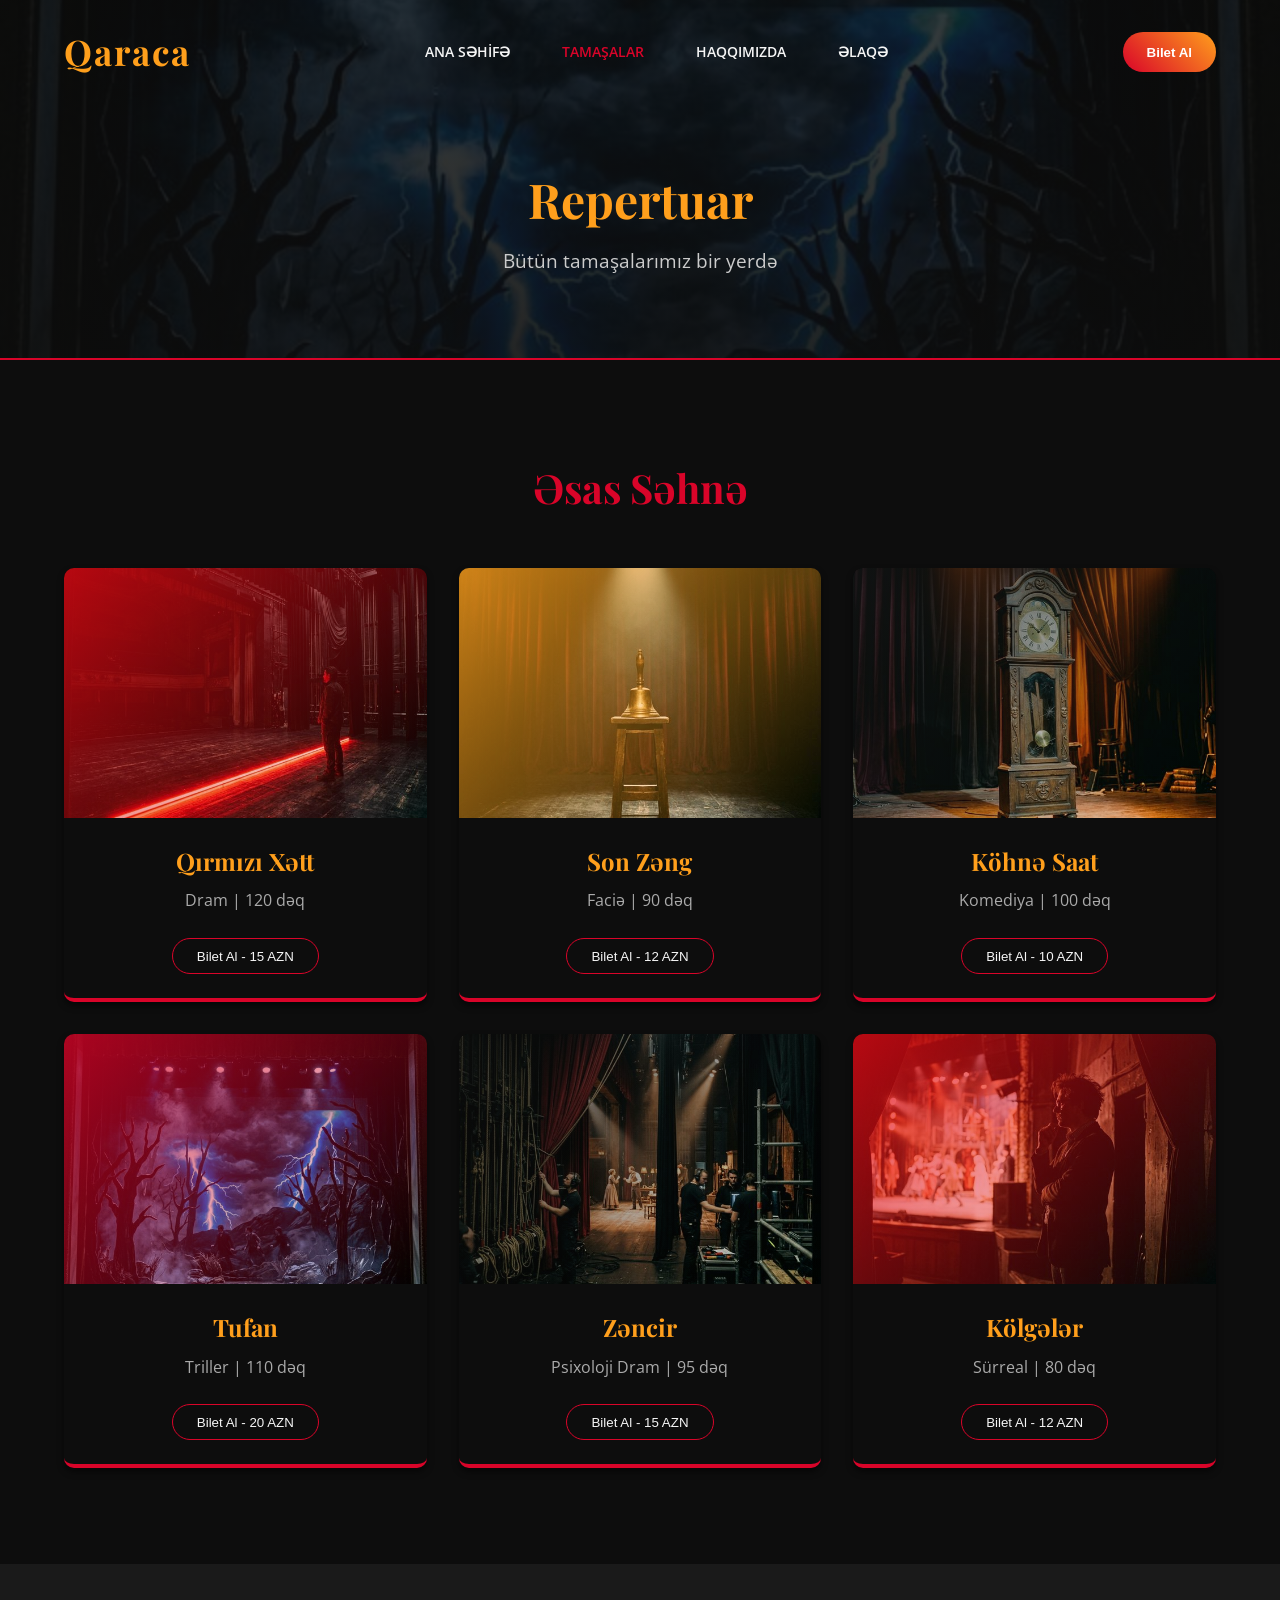
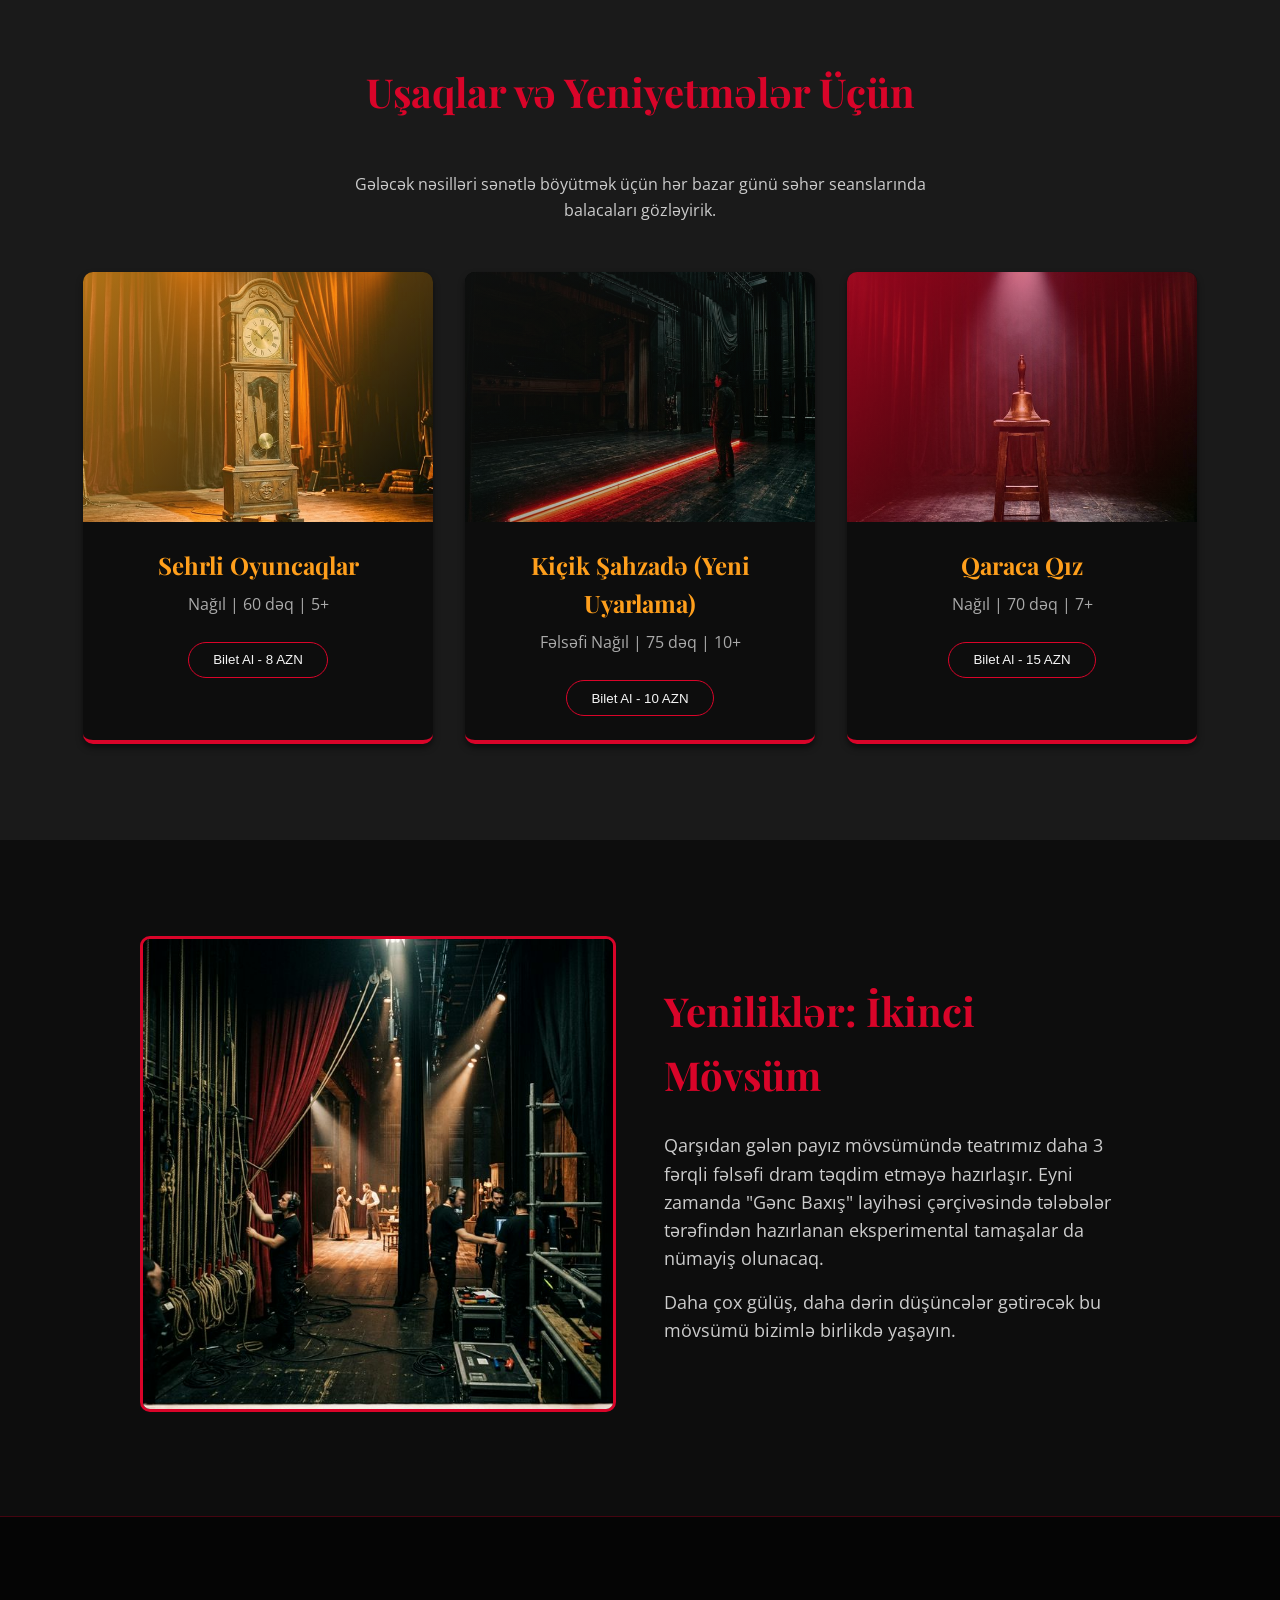
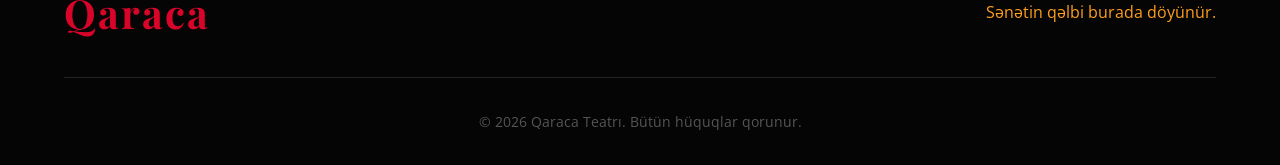
<file: repertoire.html>
<!doctype html>
<html lang="az">
  <head>
    <meta charset="UTF-8" />
    <meta name="viewport" content="width=device-width, initial-scale=1.0" />
    <title>Qaraca Teatrı - Tamaşalar</title>
    <link rel="stylesheet" href="style.css" />
    <link
      href="https://fonts.googleapis.com/css2?family=Playfair+Display:ital,wght@0,400;0,700;1,400&family=Open+Sans:wght@300;400;600&display=swap"
      rel="stylesheet"
    />
  </head>

  <body>
    <header class="navbar">
      <a href="index.html" class="logo" style="text-decoration: none">Qaraca</a>
      <nav class="nav-links">
        <a href="index.html">Ana Səhifə</a>
        <a href="repertoire.html" class="active">Tamaşalar</a>
        <a href="about.html">Haqqımızda</a>
        <a href="contact.html">Əlaqə</a>
      </nav>
      <button class="cta-btn" onclick="openNavPopup()">Bilet Al</button>
      <div class="menu-toggle" id="mobile-menu">
        <span class="bar"></span>
        <span class="bar"></span>
        <span class="bar"></span>
      </div>
    </header>

    <!-- NAVBAR POPUP -->
    <div
      id="nav-popup-overlay"
      style="
        display: none;
        position: fixed;
        top: 0;
        left: 0;
        width: 100%;
        height: 100%;
        background: rgba(0, 0, 0, 0.85);
        z-index: 9999;
        align-items: flex-start;
        justify-content: center;
        overflow-y: auto;
      "
    >
      <div
        style="
          background: #1a1a1a;
          border-radius: 12px;
          border-top: 3px solid #d90429;
          padding: 2rem;
          max-width: 600px;
          width: 90%;
          margin: 2rem auto;
          position: relative;
        "
      >
        <h2
          style="
            font-family: &quot;Playfair Display&quot;, serif;
            color: #ff9f1c;
            margin-bottom: 0.3rem;
          "
        >
          Bilet Al
        </h2>
        <p style="color: #ccc; margin-bottom: 1.5rem; font-size: 0.95rem">
          Əvvəlcə tamaşanı seçin
        </p>
        <div style="margin-bottom: 1.5rem">
          <label
            style="
              display: block;
              color: #aaa;
              font-size: 0.85rem;
              text-transform: uppercase;
              margin-bottom: 8px;
            "
            >Tamaşa</label
          >
          <select
            id="nav-tamasa-select"
            onchange="onNavTamasaSelect()"
            style="
              width: 100%;
              padding: 10px 14px;
              background: #111;
              border: 1px solid #333;
              border-radius: 5px;
              color: #fff;
              font-size: 14px;
              outline: none;
            "
          >
            <option value="">-- Tamaşa seçin --</option>
            <option value="Qırmızı Xətt|15 AZN">Qırmızı Xətt — 15 AZN</option>
            <option value="Son Zəng|12 AZN">Son Zəng — 12 AZN</option>
            <option value="Köhnə Saat|10 AZN">Köhnə Saat — 10 AZN</option>
            <option value="Tufan|12 AZN">Tufan — 12 AZN</option>
            <option value="Zəncir|10 AZN">Zəncir — 10 AZN</option>
            <option value="Kölgələr|8 AZN">Kölgələr — 8 AZN</option>
            <option value="Sehrli Oyuncaqlar|8 AZN">
              Sehrli Oyuncaqlar — 8 AZN
            </option>
            <option value="Kiçik Şahzadə|10 AZN">Kiçik Şahzadə — 10 AZN</option>
            <option value="Qaraca qız|15 AZN">Qaraca qız — 15 AZN</option>
          </select>
        </div>
        <div id="nav-tamasa-info" style="display: none; margin-bottom: 1.5rem">
          <p
            id="nav-popup-name"
            style="
              font-family: &quot;Playfair Display&quot;, serif;
              color: #ff9f1c;
              font-size: 1.2rem;
              margin-bottom: 0.2rem;
            "
          ></p>
          <p id="nav-popup-price" style="color: #ccc; font-size: 0.95rem"></p>
        </div>
        <div id="nav-sehne" style="display: none">
          <div
            style="
              background: linear-gradient(45deg, #d90429, #ff9f1c);
              border-radius: 6px;
              text-align: center;
              padding: 0.5rem;
              color: #fff;
              font-weight: 600;
              font-size: 0.85rem;
              margin-bottom: 1.5rem;
              letter-spacing: 2px;
            "
          >
            🎭 SƏHNƏ
          </div>
          <div id="nav-seat-map" style="margin-bottom: 1rem"></div>
          <div
            style="
              display: flex;
              gap: 1.5rem;
              margin-bottom: 1.5rem;
              font-size: 0.8rem;
              color: #aaa;
            "
          >
            <span
              ><span
                style="
                  display: inline-block;
                  width: 14px;
                  height: 14px;
                  background: #333;
                  border-radius: 3px;
                  margin-right: 4px;
                  vertical-align: middle;
                "
              ></span
              >Boş</span
            >
            <span
              ><span
                style="
                  display: inline-block;
                  width: 14px;
                  height: 14px;
                  background: #27ae60;
                  border-radius: 3px;
                  margin-right: 4px;
                  vertical-align: middle;
                "
              ></span
              >Seçilmiş</span
            >
            <span
              ><span
                style="
                  display: inline-block;
                  width: 14px;
                  height: 14px;
                  background: #d90429;
                  border-radius: 3px;
                  margin-right: 4px;
                  vertical-align: middle;
                "
              ></span
              >Dolu</span
            >
          </div>
          <p
            id="nav-selected-info"
            style="
              color: #ff9f1c;
              font-size: 0.9rem;
              margin-bottom: 1.5rem;
              min-height: 20px;
            "
          ></p>
          <div style="margin-bottom: 1rem">
            <label
              style="
                display: block;
                color: #aaa;
                font-size: 0.85rem;
                text-transform: uppercase;
                margin-bottom: 6px;
              "
              >Adınız</label
            >
            <input
              type="text"
              placeholder="Adınızı daxil edin"
              style="
                width: 100%;
                padding: 10px 14px;
                background: #111;
                border: 1px solid #333;
                border-radius: 5px;
                color: #fff;
                font-size: 14px;
                outline: none;
              "
            />
          </div>
          <div style="margin-bottom: 1.5rem">
            <label
              style="
                display: block;
                color: #aaa;
                font-size: 0.85rem;
                text-transform: uppercase;
                margin-bottom: 6px;
              "
              >Email</label
            >
            <input
              type="email"
              placeholder="Email daxil edin"
              style="
                width: 100%;
                padding: 10px 14px;
                background: #111;
                border: 1px solid #333;
                border-radius: 5px;
                color: #fff;
                font-size: 14px;
                outline: none;
              "
            />
          </div>
        </div>
        <div
          style="
            display: flex;
            justify-content: space-between;
            align-items: center;
          "
        >
          <button
            onclick="closeNavPopup()"
            style="
              background: transparent;
              color: #aaa;
              border: 1px solid #444;
              padding: 0.6rem 1.5rem;
              border-radius: 20px;
              cursor: pointer;
              font-size: 0.85rem;
            "
          >
            ← Bağla
          </button>
          <button
            onclick="confirmNavTicket()"
            style="
              background: linear-gradient(45deg, #d90429, #ff9f1c);
              color: #fff;
              border: none;
              padding: 0.6rem 1.8rem;
              border-radius: 20px;
              cursor: pointer;
              font-size: 0.85rem;
              font-weight: 600;
            "
          >
            Təsdiqlə
          </button>
        </div>
      </div>
    </div>

    <!-- TAMAŞA POPUP -->
    <div
      id="popup-overlay"
      style="
        display: none;
        position: fixed;
        top: 0;
        left: 0;
        width: 100%;
        height: 100%;
        background: rgba(0, 0, 0, 0.85);
        z-index: 9999;
        align-items: flex-start;
        justify-content: center;
        overflow-y: auto;
      "
    >
      <div
        style="
          background: #1a1a1a;
          border-radius: 12px;
          border-top: 3px solid #d90429;
          padding: 2rem;
          max-width: 600px;
          width: 90%;
          margin: 2rem auto;
        "
      >
        <h2
          id="popup-name"
          style="
            font-family: &quot;Playfair Display&quot;, serif;
            color: #ff9f1c;
            margin-bottom: 0.3rem;
          "
        ></h2>
        <p
          id="popup-price"
          style="color: #ccc; margin-bottom: 1.5rem; font-size: 1rem"
        ></p>
        <div
          style="
            background: linear-gradient(45deg, #d90429, #ff9f1c);
            border-radius: 6px;
            text-align: center;
            padding: 0.5rem;
            color: #fff;
            font-weight: 600;
            font-size: 0.85rem;
            margin-bottom: 1.5rem;
            letter-spacing: 2px;
          "
        >
          🎭 SƏHNƏ
        </div>
        <div id="seat-map" style="margin-bottom: 1rem"></div>
        <div
          style="
            display: flex;
            gap: 1.5rem;
            margin-bottom: 1.5rem;
            font-size: 0.8rem;
            color: #aaa;
          "
        >
          <span
            ><span
              style="
                display: inline-block;
                width: 14px;
                height: 14px;
                background: #333;
                border-radius: 3px;
                margin-right: 4px;
                vertical-align: middle;
              "
            ></span
            >Boş</span
          >
          <span
            ><span
              style="
                display: inline-block;
                width: 14px;
                height: 14px;
                background: #27ae60;
                border-radius: 3px;
                margin-right: 4px;
                vertical-align: middle;
              "
            ></span
            >Seçilmiş</span
          >
          <span
            ><span
              style="
                display: inline-block;
                width: 14px;
                height: 14px;
                background: #d90429;
                border-radius: 3px;
                margin-right: 4px;
                vertical-align: middle;
              "
            ></span
            >Dolu</span
          >
        </div>
        <p
          id="selected-info"
          style="
            color: #ff9f1c;
            font-size: 0.9rem;
            margin-bottom: 1.5rem;
            min-height: 20px;
          "
        ></p>
        <div style="margin-bottom: 1rem">
          <label
            style="
              display: block;
              color: #aaa;
              font-size: 0.85rem;
              text-transform: uppercase;
              margin-bottom: 6px;
            "
            >Adınız</label
          >
          <input
            type="text"
            placeholder="Adınızı daxil edin"
            style="
              width: 100%;
              padding: 10px 14px;
              background: #111;
              border: 1px solid #333;
              border-radius: 5px;
              color: #fff;
              font-size: 14px;
              outline: none;
            "
          />
        </div>
        <div style="margin-bottom: 1.5rem">
          <label
            style="
              display: block;
              color: #aaa;
              font-size: 0.85rem;
              text-transform: uppercase;
              margin-bottom: 6px;
            "
            >Email</label
          >
          <input
            type="email"
            placeholder="Email daxil edin"
            style="
              width: 100%;
              padding: 10px 14px;
              background: #111;
              border: 1px solid #333;
              border-radius: 5px;
              color: #fff;
              font-size: 14px;
              outline: none;
            "
          />
        </div>
        <div
          style="
            display: flex;
            justify-content: space-between;
            align-items: center;
          "
        >
          <button
            onclick="closePopup()"
            style="
              background: transparent;
              color: #aaa;
              border: 1px solid #444;
              padding: 0.6rem 1.5rem;
              border-radius: 20px;
              cursor: pointer;
              font-size: 0.85rem;
            "
          >
            ← Bağla
          </button>
          <button
            onclick="confirmTicket()"
            style="
              background: linear-gradient(45deg, #d90429, #ff9f1c);
              color: #fff;
              border: none;
              padding: 0.6rem 1.8rem;
              border-radius: 20px;
              cursor: pointer;
              font-size: 0.85rem;
              font-weight: 600;
            "
          >
            Təsdiqlə
          </button>
        </div>
      </div>
    </div>

    <div
      class="page-hero"
      style="
        background-image:
          linear-gradient(rgba(13, 13, 13, 0.8), rgba(13, 13, 13, 0.9)),
          url(&quot;images/tufan_1776926025722.png&quot;);
      "
    >
      <h1>Repertuar</h1>
      <p>Bütün tamaşalarımız bir yerdə</p>
    </div>

    <!-- Əsas Tamaşalar -->
    <section class="section-padding">
      <h2 class="section-title">Əsas Səhnə</h2>
      <div class="play-grid" style="max-width: 1200px; margin: 0 auto">
        <div class="play-card">
          <div
            class="card-image"
            style="
              background:
                linear-gradient(135deg, rgba(229, 9, 20, 0.8), transparent),
                url(&quot;images/qirmizi_xett_1776925687733.png&quot;)
                  center/cover;
            "
          ></div>
          <div class="card-content">
            <h3>Qırmızı Xətt</h3>
            <p>Dram | 120 dəq</p>
            
            <button
              class="outline-btn"
              onclick="openPopup('Qırmızı Xətt', '15 AZN')"
            >
              Bilet Al - 15 AZN
            </button>
          </div>
        </div>
        <div class="play-card">
          <div
            class="card-image"
            style="
              background:
                linear-gradient(135deg, rgba(255, 159, 28, 0.8), transparent),
                url(&quot;images/son_zeng_1776925937523.png&quot;) center/cover;
            "
          ></div>
          <div class="card-content">
            <h3>Son Zəng</h3>
            <p>Faciə | 90 dəq</p>
            
            <button
              class="outline-btn"
              onclick="openPopup('Son Zəng', '12 AZN')"
            >
              Bilet Al - 12 AZN
            </button>
          </div>
        </div>
        <div class="play-card">
          <div
            class="card-image"
            style="
              background:
                linear-gradient(135deg, rgba(20, 20, 20, 0.8), transparent),
                url(&quot;images/kohne_saat_1776925949780.png&quot;)
                  center/cover;
            "
          ></div>
          <div class="card-content">
            <h3>Köhnə Saat</h3>
            <p>Komediya | 100 dəq</p>
            
            <button
              class="outline-btn"
              onclick="openPopup('Köhnə Saat', '10 AZN')"
            >
              Bilet Al - 10 AZN
            </button>
          </div>
        </div>
        <div class="play-card">
          <div
            class="card-image"
            style="
              background:
                linear-gradient(135deg, rgba(217, 4, 41, 0.8), transparent),
                url(&quot;images/tufan_1776926025722.png&quot;) center/cover;
            "
          ></div>
          <div class="card-content">
            <h3>Tufan</h3>
            <p>Triller | 110 dəq</p>
            
            <button class="outline-btn" onclick="openPopup('Tufan', '20 AZN')">
              Bilet Al - 20 AZN
            </button>
          </div>
        </div>
        <div class="play-card">
          <div
            class="card-image"
            style="
              background:
                linear-gradient(135deg, rgba(13, 13, 13, 0.8), transparent),
                url(&quot;images/sehne_arxasi_1776926159386.png&quot;)
                  center/cover;
            "
          ></div>
          <div class="card-content">
            <h3>Zəncir</h3>
            <p>Psixoloji Dram | 95 dəq</p>
            
            <button class="outline-btn" onclick="openPopup('Zəncir', '15 AZN')">
              Bilet Al - 15 AZN
            </button>
          </div>
        </div>
        <div class="play-card">
          <div
            class="card-image"
            style="
              background:
                linear-gradient(135deg, rgba(229, 9, 20, 0.8), transparent),
                url(&quot;images/badii_rehber_1776926074916.png&quot;)
                  center/cover;
            "
          ></div>
          <div class="card-content">
            <h3>Kölgələr</h3>
            <p>Sürreal | 80 dəq</p>
            
            <button
              class="outline-btn"
              onclick="openPopup('Kölgələr', '12 AZN')"
            >
              Bilet Al - 12 AZN
            </button>
          </div>
        </div>
      </div>
    </section>

    <!-- Uşaqlar üçün -->
    <section class="section-padding dark-bg text-center">
      <h2 class="section-title">Uşaqlar və Yeniyetmələr Üçün</h2>
      <p
        style="
          color: #ccc;
          margin-bottom: 3rem;
          max-width: 600px;
          margin-left: auto;
          margin-right: auto;
        "
      >
        Gələcək nəsilləri sənətlə böyütmək üçün hər bazar günü səhər
        seanslarında balacaları gözləyirik.
      </p>
      <div
        class="play-grid"
        style="
          max-width: 1200px;
          margin: 0 auto;
          justify-content: center;
          display: flex;
          flex-wrap: wrap;
          gap: 2rem;
        "
      >
        <div class="play-card" style="width: 350px">
          <div
            class="card-image"
            style="
              background:
                linear-gradient(135deg, rgba(255, 159, 28, 0.7), transparent),
                url(&quot;images/kohne_saat_1776925949780.png&quot;)
                  center/cover;
            "
          ></div>
          <div class="card-content">
            <h3>Sehrli Oyuncaqlar</h3>
            <p>Nağıl | 60 dəq | 5+</p>
            <button
              class="outline-btn"
              onclick="openPopup('Sehrli Oyuncaqlar', '8 AZN')"
            >
              Bilet Al - 8 AZN
            </button>
          </div>
        </div>
        <div class="play-card" style="width: 350px">
          <div
            class="card-image"
            style="
              background:
                linear-gradient(135deg, rgba(20, 20, 20, 0.7), transparent),
                url(&quot;images/qirmizi_xett_1776925687733.png&quot;)
                  center/cover;
            "
          ></div>
          <div class="card-content">
            <h3>Kiçik Şahzadə (Yeni Uyarlama)</h3>
            <p>Fəlsəfi Nağıl | 75 dəq | 10+</p>
            <button
              class="outline-btn"
              onclick="openPopup('Kiçik Şahzadə', '10 AZN')"
            >
              Bilet Al - 10 AZN
            </button>
          </div>
        </div>
        <div class="play-card" style="width: 350px">
          <div
            class="card-image"
            style="
              background:
                linear-gradient(135deg, rgba(217, 4, 41, 0.7), transparent),
                url(&quot;images/son_zeng_1776925937523.png&quot;) center/cover;
            "
          ></div>
          <div class="card-content">
            <h3>Qaraca Qız</h3>
            <p>Nağıl | 70 dəq | 7+</p>
            <button
              class="outline-btn"
              onclick="openPopup('Qaraca Qız', '15 AZN')"
            >
              Bilet Al - 15 AZN
            </button>
          </div>
        </div>
      </div>
    </section>

    <!-- YENİ MÖVSÜM -->
    <section class="section-padding">
      <div
        style="
          max-width: 1000px;
          margin: 0 auto;
          display: flex;
          flex-wrap: wrap;
          gap: 3rem;
          align-items: center;
        "
      >
        <div style="flex: 1; min-width: 300px">
          <img
            src="images/sehne_arxasi_1776926159386.png"
            alt="Səhnə Görüntüsü"
            style="
              width: 100%;
              border-radius: 10px;
              border: 3px solid var(--primary-red);
            "
          />
        </div>
        <div style="flex: 1; min-width: 300px">
          <h2
            class="section-title"
            style="text-align: left; margin-bottom: 1.5rem"
          >
            Yeniliklər: İkinci Mövsüm
          </h2>
          <p style="color: #ccc; margin-bottom: 1rem; font-size: 1.1rem">
            Qarşıdan gələn payız mövsümündə teatrımız daha 3 fərqli fəlsəfi dram
            təqdim etməyə hazırlaşır. Eyni zamanda "Gənc Baxış" layihəsi
            çərçivəsində tələbələr tərəfindən hazırlanan eksperimental tamaşalar
            da nümayiş olunacaq.
          </p>
          <p style="color: #ccc; font-size: 1.1rem; margin-bottom: 2rem">
            Daha çox gülüş, daha dərin düşüncələr gətirəcək bu mövsümü bizimlə
            birlikdə yaşayın.
          </p>
        </div>
      </div>
    </section>

    <footer class="footer">
      <div class="footer-content">
        <h2 class="logo">Qaraca</h2>
        <p>Sənətin qəlbi burada döyünür.</p>
      </div>
      <div class="copyright">
        &copy; 2026 Qaraca Teatrı. Bütün hüquqlar qorunur.
      </div>
    </footer>

    <script src="script.js"></script>
  </body>
</html>
</file>
<file: style.css>
:root {
  --bg-color: #0d0d0d;
  --text-color: #f5f5f5;
  --primary-red: #d90429;
  --secondary-red: #ef233c;
  --primary-orange: #ff9f1c;
  --dark-alt: #1a1a1a;
  --font-heading: "Playfair Display", serif;
  --font-body: "Open Sans", sans-serif;
}

* {
  margin: 0;
  padding: 0;
  box-sizing: border-box;
}

html {
  scroll-behavior: smooth;
}

body {
  font-family: var(--font-body);
  background-color: var(--bg-color);
  color: var(--text-color);
  line-height: 1.6;
  overflow-x: hidden;
}

/* Navbar */
.navbar {
  position: fixed;
  top: 0;
  width: 100%;
  padding: 1.5rem 5%;
  display: flex;
  justify-content: space-between;
  align-items: center;
  z-index: 1000;
  transition:
    background 0.3s ease,
    padding 0.3s ease;
}

.navbar.scrolled {
  background: rgba(13, 13, 13, 0.95);
  padding: 1rem 5%;
  backdrop-filter: blur(10px);
  border-bottom: 1px solid rgba(217, 4, 41, 0.3);
}

.logo {
  font-family: var(--font-heading);
  font-size: 2.2rem;
  font-weight: 700;
  color: var(--primary-orange);
  letter-spacing: 2px;
}

.nav-links a {
  color: var(--text-color);
  text-decoration: none;
  margin: 0 1.5rem;
  font-weight: 600;
  transition: color 0.3s ease;
  text-transform: uppercase;
  font-size: 0.9rem;
}

.nav-links a:hover,
.nav-links a.active {
  color: var(--primary-red);
}

.cta-btn {
  padding: 0.8rem 1.5rem;
  background: linear-gradient(45deg, var(--primary-red), var(--primary-orange));
  color: #fff;
  border: none;
  border-radius: 30px;
  font-weight: 600;
  cursor: pointer;
  transition:
    transform 0.3s ease,
    box-shadow 0.3s ease;
}

.cta-btn:hover {
  transform: translateY(-3px);
  box-shadow: 0 5px 15px rgba(255, 159, 28, 0.4);
}

/* Mobile Menu */
.menu-toggle {
  display: none;
  flex-direction: column;
  cursor: pointer;
}

.menu-toggle .bar {
  width: 25px;
  height: 3px;
  background-color: var(--text-color);
  margin: 4px 0;
  transition: all 0.3s ease;
}

/* Hero Section */
.hero {
  height: 100vh;
  display: flex;
  align-items: center;
  justify-content: center;
  text-align: center;
  background:
    linear-gradient(to bottom, rgba(13, 13, 13, 0.3) 0%, var(--bg-color) 100%),
    url("https://images.unsplash.com/photo-1517598858362-e91d84dc2fc2?auto=format&fit=crop&w=1920&q=80") center/cover;
  position: relative;
  padding: 0 20px;
}

.hero::after {
  content: "";
  position: absolute;
  top: 0;
  left: 0;
  width: 100%;
  height: 100%;
  background: radial-gradient(circle,
      rgba(217, 4, 41, 0.2) 0%,
      rgba(13, 13, 13, 0.8) 100%);
  z-index: 1;
}

.hero-content {
  position: relative;
  z-index: 2;
  max-width: 800px;
  animation: fadeIn 1.5s ease-out;
}

.hero-content h1 {
  font-family: var(--font-heading);
  font-size: 4.5rem;
  color: var(--primary-orange);
  text-shadow: 2px 2px 10px rgba(0, 0, 0, 0.8);
  margin-bottom: 1rem;
}

.hero-content p {
  font-family: var(--font-body);
  font-size: 1.2rem;
  margin-bottom: 2rem;
  color: #ddd;
}

.primary-btn {
  padding: 1rem 2.5rem;
  background: transparent;
  color: var(--primary-orange);
  border: 2px solid var(--primary-orange);
  border-radius: 30px;
  font-size: 1.1rem;
  font-weight: 600;
  cursor: pointer;
  transition: all 0.3s ease;
}

.primary-btn:hover {
  background: var(--primary-orange);
  color: var(--bg-color);
  box-shadow: 0 0 20px rgba(255, 159, 28, 0.6);
}

/* Page Hero for Subpages */
.page-hero {
  height: 40vh;
  min-height: 300px;
  display: flex;
  flex-direction: column;
  justify-content: center;
  align-items: center;
  text-align: center;
  background-size: cover;
  background-position: center;
  padding-top: 5rem;
  border-bottom: 2px solid var(--primary-red);
}

.page-hero h1 {
  font-family: var(--font-heading);
  font-size: 3rem;
  color: var(--primary-orange);
  margin-bottom: 0.5rem;
}

.page-hero p {
  font-size: 1.2rem;
  color: #ccc;
}

/* Base Sections */
.section-padding {
  padding: 6rem 5%;
}

.dark-bg {
  background-color: var(--dark-alt);
}

.section-title {
  font-family: var(--font-heading);
  font-size: 2.5rem;
  text-align: center;
  margin-bottom: 3rem;
  color: var(--primary-red);
}

.text-center {
  text-align: center;
}

/* Grid for Plays */
.play-grid {
  display: grid;
  grid-template-columns: repeat(auto-fit, minmax(300px, 1fr));
  gap: 2rem;
}

.play-card {
  background: var(--bg-color);
  border-radius: 10px;
  overflow: hidden;
  transition: transform 0.3s ease;
  border-bottom: 4px solid var(--primary-red);
  box-shadow: 0 4px 6px rgba(0, 0, 0, 0.5);
}

.play-card:hover {
  transform: translateY(-10px);
  border-bottom-color: var(--primary-orange);
  box-shadow: 0 10px 20px rgba(217, 4, 41, 0.3);
}

.card-image {
  height: 250px;
  position: relative;
  background-size: cover;
  background-position: center;
}

.card-content {
  padding: 1.5rem;
  text-align: center;
}

.card-content h3 {
  font-family: var(--font-heading);
  font-size: 1.5rem;
  margin-bottom: 0.5rem;
  color: var(--primary-orange);
}

.card-content p {
  color: #aaa;
  margin-bottom: 1.5rem;
}

.outline-btn {
  padding: 0.6rem 1.5rem;
  background: transparent;
  color: var(--text-color);
  border: 1px solid var(--primary-red);
  border-radius: 20px;
  cursor: pointer;
  transition: all 0.3s ease;
  display: inline-block;
}

.outline-btn:hover {
  background: var(--primary-red);
  color: #fff;
  box-shadow: 0 0 10px var(--primary-red);
}

/* Two Col Layout */
.two-col-layout {
  display: flex;
  flex-wrap: wrap;
  gap: 3rem;
  align-items: center;
}

.two-col-text {
  flex: 1;
  min-width: 300px;
}

.two-col-img {
  flex: 1;
  min-width: 300px;
  height: 400px;
  background-size: cover;
  background-position: center;
  border-radius: 10px;
  border: 3px solid var(--primary-red);
}

/* Actors section */
.actors-grid {
  display: grid;
  grid-template-columns: repeat(auto-fit, minmax(200px, 1fr));
  gap: 2rem;
  text-align: center;
}

.actor-card h4 {
  color: var(--primary-orange);
  font-size: 1.3rem;
  margin-top: 1rem;
  font-family: var(--font-heading);
}

.actor-card p {
  color: #999;
}

.actor-img {
  width: 180px;
  height: 180px;
  margin: 0 auto;
  border-radius: 50%;
  background-size: cover;
  background-position: center;
  border: 3px solid var(--primary-red);
  transition: transform 0.3s ease;
}

.actor-card:hover .actor-img {
  transform: scale(1.05);
  border-color: var(--primary-orange);
}

/* Testimonials Slider */
.slider-container {
  display: flex;
  align-items: center;
  position: relative;
  padding: 0 40px;
}

.slider-wrapper {
  overflow: hidden;
  width: 100%;
  padding: 10px 5px 25px 5px;
  /* for box-shadow */
}

.testimonials-slider-track {
  display: flex;
  transition: transform 0.4s ease-in-out;
  gap: 20px;
}

.testimonials-slider-track .review-card {
  flex: 0 0 calc(100% - 20px);
}

@media (min-width: 768px) {
  .testimonials-slider-track .review-card {
    flex: 0 0 calc(50% - 20px);
  }
}

@media (min-width: 1024px) {
  .testimonials-slider-track .review-card {
    flex: 0 0 calc(33.333% - 20px);
  }
}

.slider-btn {
  background: rgba(217, 4, 41, 0.8);
  color: white;
  border: none;
  border-radius: 50%;
  width: 40px;
  height: 40px;
  cursor: pointer;
  font-size: 1.2rem;
  position: absolute;
  top: 50%;
  transform: translateY(-50%);
  z-index: 10;
  transition: background 0.3s, transform 0.2s;
  display: flex;
  align-items: center;
  justify-content: center;
}

.slider-btn:hover {
  background: var(--primary-orange);
  transform: translateY(-50%) scale(1.1);
}

.prev-btn {
  left: 0;
}

.next-btn {
  right: 0;
}

.slider-dots {
  display: flex;
  justify-content: center;
  gap: 10px;
}

.slider-dots .dot {
  width: 12px;
  height: 12px;
  background: rgba(255, 255, 255, 0.3);
  border-radius: 50%;
  cursor: pointer;
  transition: background 0.3s;
}

.slider-dots .dot.active {
  background: var(--primary-orange);
}

.review-card {
  background: #111;
  padding: 2rem;
  border-radius: 10px;
  border-top: 4px solid var(--primary-orange);
  position: relative;
  box-shadow: 0 5px 15px rgba(0, 0, 0, 0.5);
  transition: transform 0.3s ease;
}

.review-card:hover {
  transform: translateY(-5px);
}

.review-text {
  font-size: 1.05rem;
  color: #ccc;
  font-style: italic;
  margin-bottom: 1.5rem;
}

.reviewer-name {
  color: var(--primary-red);
  font-weight: 600;
  font-family: var(--font-heading);
}

/* Gallery */
.gallery-grid {
  display: grid;
  grid-template-columns: repeat(auto-fit, minmax(250px, 1fr));
  gap: 1.5rem;
}

.gallery-item {
  width: 100%;
  height: 250px;
  background-size: cover;
  background-position: center;
  border-radius: 10px;
  transition: transform 0.3s ease;
  border: 2px solid transparent;
}

.gallery-item:hover {
  transform: scale(1.03);
  border-color: var(--primary-red);
}

/* Partners */
.partners-row {
  display: flex;
  justify-content: space-around;
  align-items: center;
  flex-wrap: wrap;
  gap: 2rem;
  padding: 3rem 0;
  border-top: 1px solid #333;
  border-bottom: 1px solid #333;
  margin-top: 2rem;
}

.partner-logo {
  font-family: var(--font-heading);
  font-size: 1.5rem;
  color: #555;
  text-transform: uppercase;
  transition: color 0.3s ease;
}

.partner-logo:hover {
  color: var(--primary-orange);
}

/* News List */
.news-list {
  max-width: 800px;
  margin: 0 auto;
}

.news-item {
  display: flex;
  gap: 2rem;
  padding: 1.5rem 0;
  border-bottom: 1px solid rgba(255, 159, 28, 0.2);
}

.news-item:last-child {
  border-bottom: none;
}

.news-date {
  min-width: 120px;
  color: var(--primary-red);
  font-weight: 600;
}

.news-content h3 {
  margin-bottom: 0.5rem;
  color: #fff;
  font-family: var(--font-heading);
}

.news-content p {
  color: #bbb;
}

/* About Inner */
.about-container {
  max-width: 900px;
  margin: 0 auto;
}

.about-text-full p {
  font-size: 1.1rem;
  margin-bottom: 1.5rem;
  color: #ccc;
  line-height: 1.8;
}

/* Timeline specific */
.timeline {
  position: relative;
  max-width: 800px;
  margin: 3rem auto;
  border-left: 2px solid var(--primary-red);
  padding-left: 2rem;
}

.timeline-item {
  margin-bottom: 2rem;
  position: relative;
}

.timeline-item::before {
  content: "";
  position: absolute;
  left: -35px;
  top: 5px;
  width: 15px;
  height: 15px;
  background: var(--primary-orange);
  border-radius: 50%;
  border: 2px solid var(--bg-color);
}

/* Contact Page */
.contact-container {
  display: grid;
  grid-template-columns: 1fr 1fr;
  gap: 4rem;
  max-width: 1000px;
  margin: 0 auto;
}

.info-block {
  margin-bottom: 2rem;
}

.contact-form-wrapper {
  background: var(--dark-alt);
  padding: 2rem;
  border-radius: 10px;
  border-top: 3px solid var(--primary-red);
}

.form-group {
  margin-bottom: 1.5rem;
}

.form-group input,
.form-group textarea {
  width: 100%;
  padding: 1rem;
  background: #111;
  border: 1px solid #333;
  color: #fff;
  border-radius: 5px;
  font-family: var(--font-body);
}

.form-group input:focus,
.form-group textarea:focus {
  outline: none;
  border-color: var(--primary-orange);
}

/* Statistics row */
.stats-row {
  display: flex;
  justify-content: space-around;
  align-items: center;
  flex-wrap: wrap;
  background: var(--dark-alt);
  padding: 3rem 0;
  margin-top: 3rem;
  border-radius: 10px;
}

.stat-item {
  text-align: center;
  padding: 1rem;
}

.stat-number {
  font-size: 3rem;
  color: var(--primary-orange);
  font-family: var(--font-heading);
  margin-bottom: 0.5rem;
}

.stat-title {
  color: #aaa;
  text-transform: uppercase;
  font-size: 0.9rem;
  letter-spacing: 1px;
}

/* Footer */
.footer {
  background: #050505;
  padding: 4rem 5% 2rem;
  border-top: 1px solid rgba(217, 4, 41, 0.3);
}

.footer-content {
  display: flex;
  flex-wrap: wrap;
  justify-content: space-between;
  align-items: center;
  margin-bottom: 2rem;
  gap: 2rem;

  p {
    color: var(--primary-orange);
  }
}

.footer-content .logo {
  font-size: 2.5rem;
  color: var(--primary-red);
}

.contact-info p {
  margin: 0.5rem 0;
  color: #aaa;
}

.copyright {
  text-align: center;
  color: #555;
  font-size: 0.9rem;
  padding-top: 2rem;
  border-top: 1px solid #222;
}

/* Responsive */
@media (max-width: 768px) {

  .contact-container,
  .two-col-layout {
    grid-template-columns: 1fr;
    flex-direction: column;
  }

  .two-col-img {
    width: 100%;
    height: 300px;
  }

  .news-item {
    flex-direction: column;
    gap: 0.5rem;
  }

  .nav-links {
    display: none;
    flex-direction: column;
    position: absolute;
    top: 100%;
    left: 0;
    width: 100%;
    background: rgba(13, 13, 13, 0.98);
    padding: 2rem 0;
    text-align: center;
    border-bottom: 1px solid var(--primary-red);
  }

  .nav-links.active {
    display: flex;
  }

  .nav-links a {
    margin: 1rem 0;
  }

  .menu-toggle {
    display: flex;
  }

  .cta-btn {
    display: none;
  }

  .hero-content h1 {
    font-size: 3rem;
  }
}

/* Animations */
@keyframes fadeIn {
  from {
    opacity: 0;
    transform: translateY(30px);
  }

  to {
    opacity: 1;
    transform: translateY(0);
  }
}
</file>
